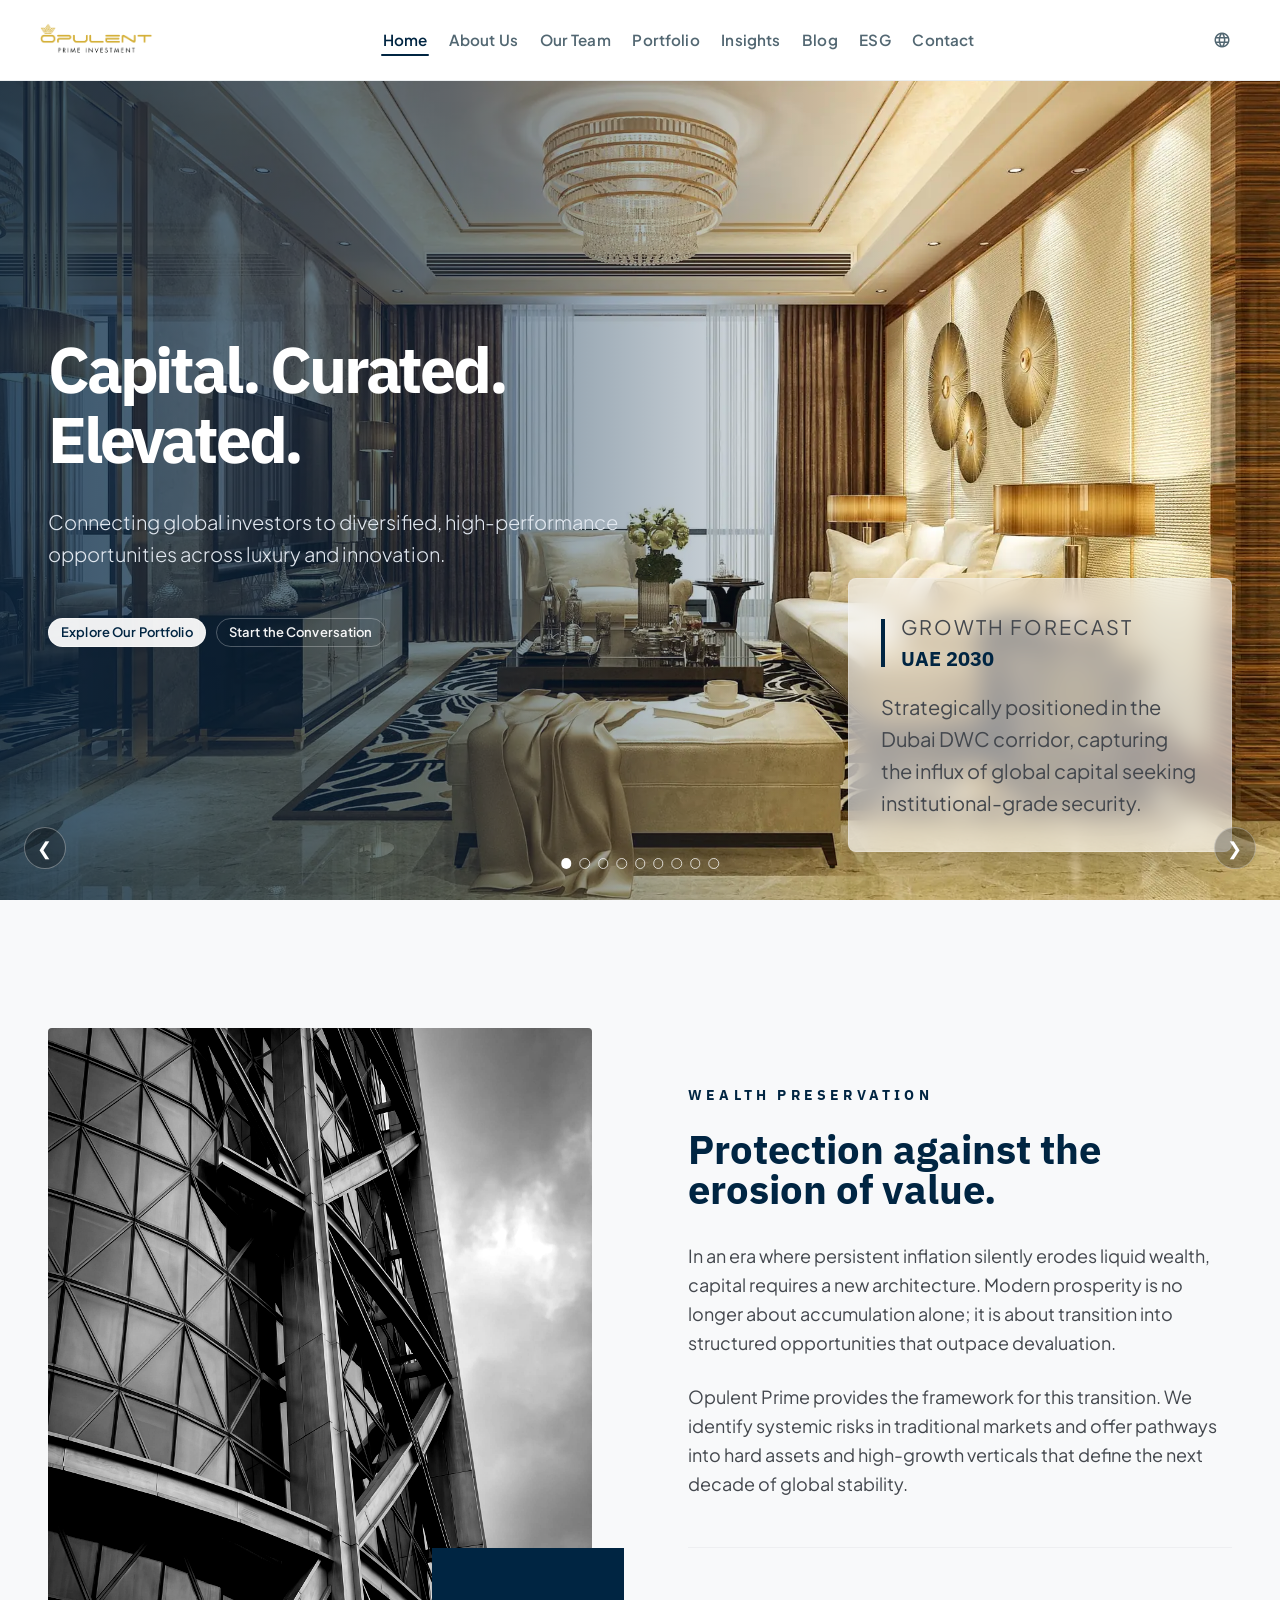
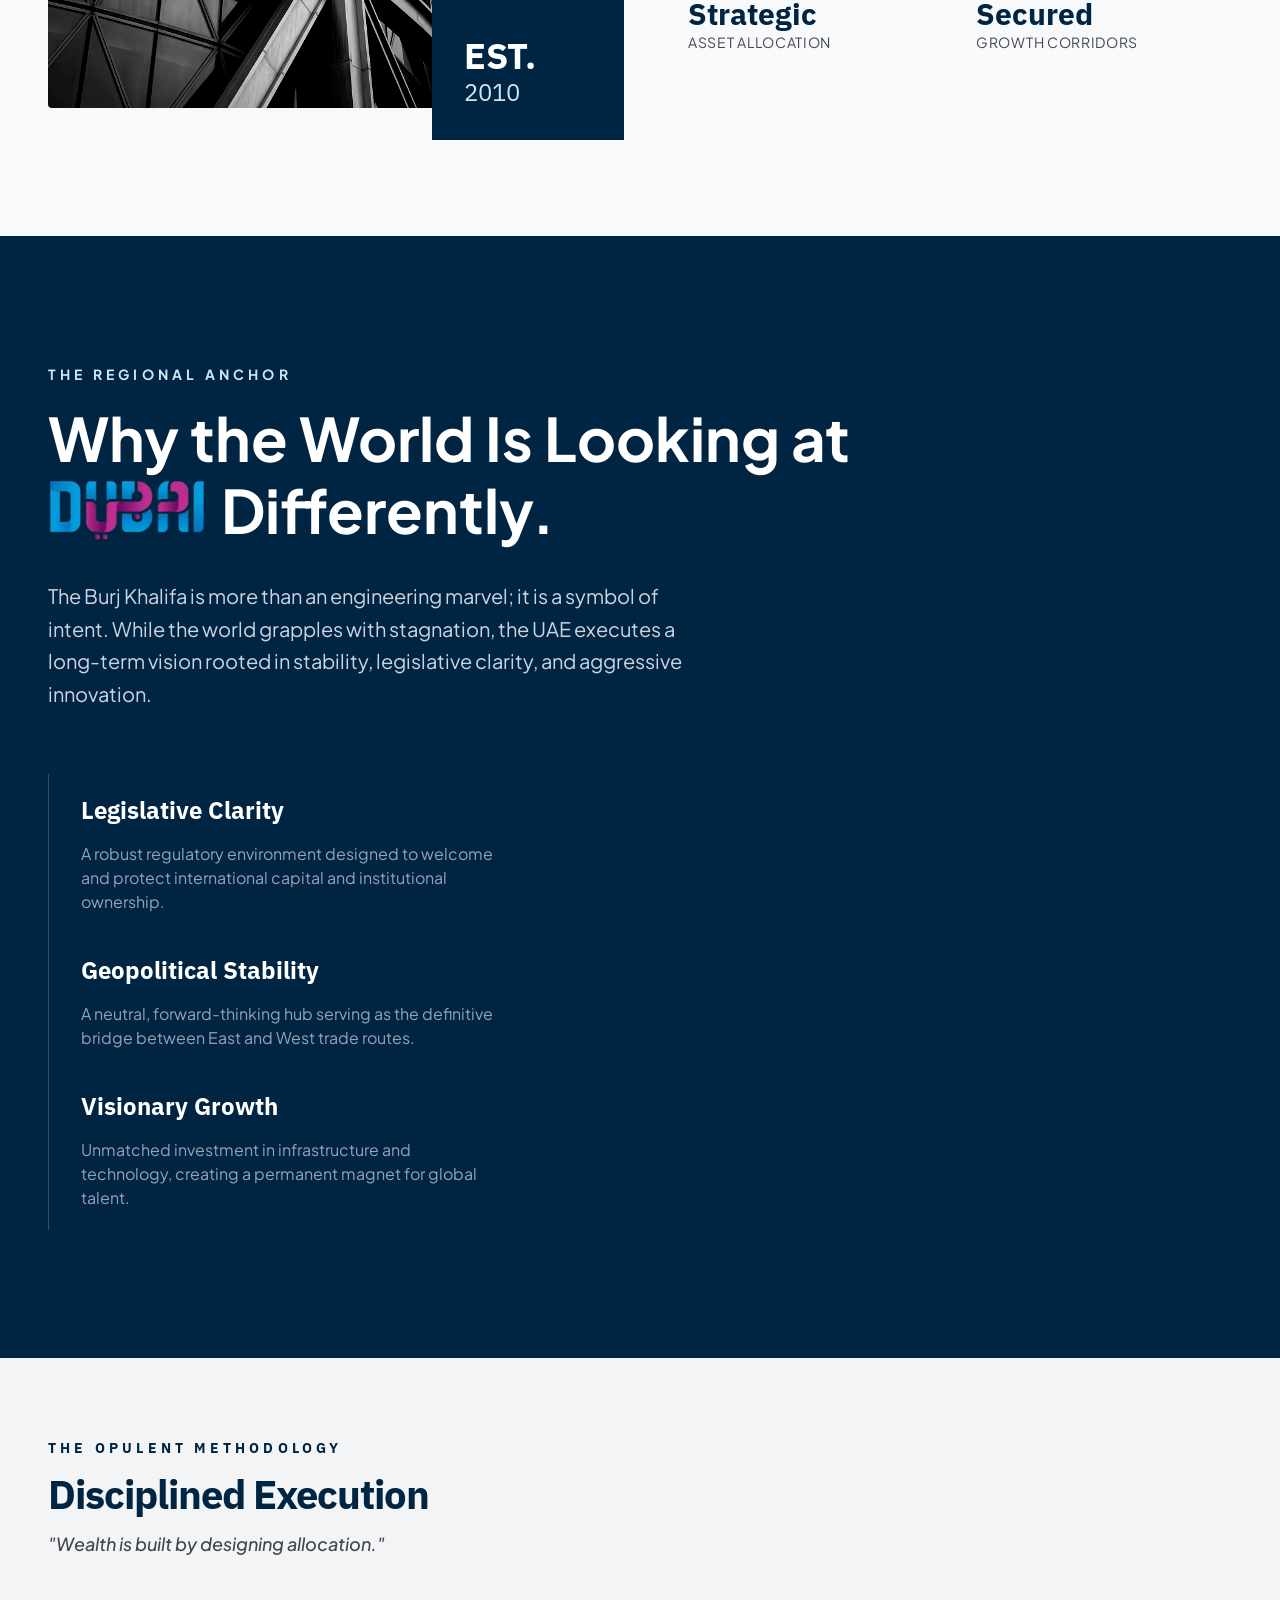
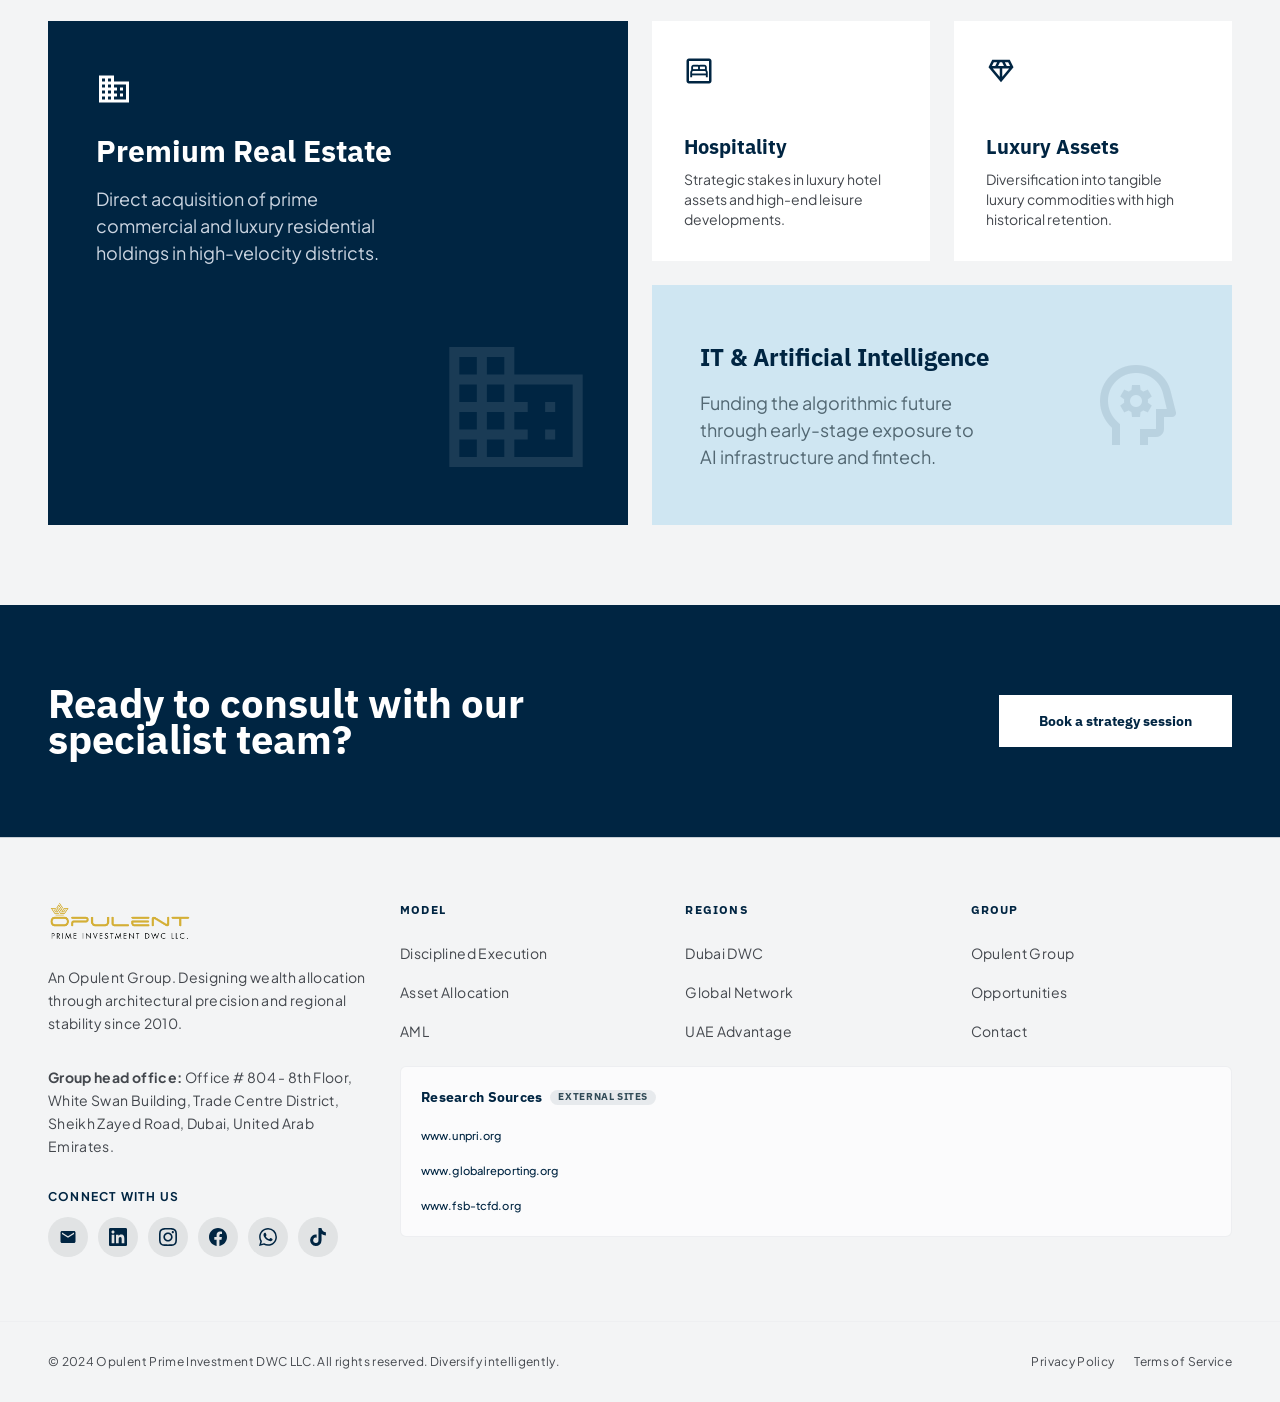
<file: index.html>
<!DOCTYPE html>

<html class="light" lang="en">

<head>
    <meta charset="utf-8" />
    <meta content="width=device-width, initial-scale=1.0" name="viewport" />
    <title>Opulent Prime | Global Capital Management</title>
    <meta name="description"
        content="Opulent Prime connects global investors to diversified, high-performance opportunities across prime UAE real estate, hospitality, luxury assets, and IT & AI." />
    <meta name="robots" content="index,follow,max-image-preview:large" />
    <meta name="theme-color" content="#002542" />
    <link rel="canonical" href="index.html" />

    <meta property="og:type" content="website" />
    <meta property="og:title" content="Opulent Prime | Global Capital Management" />
    <meta property="og:description"
        content="Connecting global investors to diversified, high-performance opportunities across luxury and innovation." />
    <meta property="og:url" content="index.html" />
    <meta property="og:image" content="assets/images/hero/carousel/Opulent-interiors.webp" />
    <meta property="og:image:alt" content="Luxury interior reflecting Opulent Prime core identity" />

    <meta name="twitter:card" content="summary_large_image" />
    <meta name="twitter:title" content="Opulent Prime | Global Capital Management" />
    <meta name="twitter:description"
        content="Connecting global investors to diversified, high-performance opportunities across luxury and innovation." />
    <meta name="twitter:image" content="assets/images/hero/carousel/Opulent-interiors.webp" />
    <link href="assets/images/logos/favicon.png" rel="icon" type="image/png" />
    <link rel="preconnect" href="https://fonts.googleapis.com" />
    <link rel="preconnect" href="https://fonts.gstatic.com" crossorigin />
    <!-- Preload LCP hero image -->
    <link rel="preload" as="image" href="assets/images/hero/carousel/Opulent-interiors.webp" fetchpriority="high" />
    <!-- Body fonts: load async to reduce render-blocking -->
    <link rel="preload"
        href="https://fonts.googleapis.com/css2?family=Plus+Jakarta+Sans:wght@400;500;600;700;800&amp;family=Tajawal:wght@400;500;700;800&amp;family=IBM+Plex+Sans:wght@400;500;600;700;800&amp;display=swap"
        as="style" onload="this.rel='stylesheet'" />
    <noscript>
        <link
            href="https://fonts.googleapis.com/css2?family=Plus+Jakarta+Sans:wght@400;500;600;700;800&amp;family=Tajawal:wght@400;500;700;800&amp;family=IBM+Plex+Sans:wght@400;500;600;700;800&amp;display=swap"
            rel="stylesheet" />
    </noscript>
    <!-- Icon font: non-critical, loaded async -->
    <link rel="preload"
        href="https://fonts.googleapis.com/css2?family=Material+Symbols+Outlined:wght,FILL@100..700,0..1&amp;display=swap"
        as="style" onload="this.rel='stylesheet'" />
    <noscript>
        <link
            href="https://fonts.googleapis.com/css2?family=Material+Symbols+Outlined:wght,FILL@100..700,0..1&amp;display=swap"
            rel="stylesheet" />
    </noscript>
    <link href="assets/css/tailwind.generated.css" rel="stylesheet" />
    <link href="assets/css/styles.css" rel="stylesheet" />
    <link href="assets/css/index.css" rel="stylesheet" />
</head>

<body class="bg-surface text-on-surface font-body selection:bg-primary-fixed selection:text-on-primary-fixed">
    <header class="site-header font-headline tracking-tight" data-site-header></header>
    <main>
        <section id="hero" class="relative hero-fit-screen flex items-center overflow-hidden" data-home-hero>
            <div class="absolute inset-0 z-0 hero-carousel" data-hero-carousel>
                <div class="w-full h-full hero-slide is-active" data-hero-slide
                    data-alt="Luxury interior reflecting Opulent Prime core identity"
                    data-title="Capital. Curated. Elevated." data-title-en="Capital. Curated. Elevated."
                    data-title-ar="رأس مال مُنتقى. مُصاغ بعناية. مُرتقى."
                    data-text="Connecting global investors to diversified, high-performance opportunities across luxury and innovation."
                    data-text-en="Connecting global investors to diversified, high-performance opportunities across luxury and innovation."
                    data-text-ar="نربط المستثمرين العالميين بفرص متنوعة عالية الأداء عبر الفخامة والابتكار."
                    data-primary-label="Explore Our Portfolio" data-primary-label-en="Explore Our Portfolio"
                    data-primary-label-ar="استكشف محفظتنا" data-primary-href="portfolio.html"
                    data-secondary-label="Start the Conversation" data-secondary-label-en="Start the Conversation"
                    data-secondary-label-ar="ابدأ الحوار" data-secondary-href="contact.html">
                    <img class="hero-slide__img" src="assets/images/hero/carousel/Opulent-interiors.webp"
                        alt="Luxury interior reflecting Opulent Prime core identity" fetchpriority="high"
                        loading="eager" decoding="async" />
                </div>

                <div class="w-full h-full hero-slide" data-hero-slide
                    data-bg="assets/images/hero/carousel/Prime-Properties.webp"
                    data-alt="UAE prime real estate investment skyline" data-title="Own the Future of Dubai"
                    data-title-en="Own the Future of Dubai" data-title-ar="امتلك مستقبل دبي"
                    data-text="Prime real estate opportunities curated for global investors seeking stability, growth, and legacy returns."
                    data-text-en="Prime real estate opportunities curated for global investors seeking stability, growth, and legacy returns."
                    data-text-ar="فرص عقارية مميزة مختارة للمستثمرين العالميين الباحثين عن الاستقرار والنمو وعوائد الإرث."
                    data-primary-label="Explore Dubai Opportunities" data-primary-label-en="Explore Dubai Opportunities"
                    data-primary-label-ar="استكشف فرص الإمارات" data-primary-href="portfolio.html"
                    data-secondary-label="Start the Conversation" data-secondary-label-en="Start the Conversation"
                    data-secondary-label-ar="ابدأ الحوار" data-secondary-href="contact.html">
                    <img class="hero-slide__img"
                        src="[data-uri]"
                        data-src="assets/images/hero/carousel/Prime-Properties.webp"
                        alt="UAE prime real estate investment skyline" fetchpriority="low" loading="lazy"
                        decoding="async" />
                </div>

                <div class="w-full h-full hero-slide" data-hero-slide
                    data-bg="assets/images/hero/carousel/Opulent-Prime-Mortgages.webp"
                    data-alt="Opulent Mortgage financing solutions" data-title="Financing Made Effortless"
                    data-title-en="Financing Made Effortless" data-title-ar="تمويل بلا تعقيد"
                    data-text="Seamless mortgage solutions for on-market and off-market properties, tailored for smart investors."
                    data-text-en="Seamless mortgage solutions for on-market and off-market properties, tailored for smart investors."
                    data-text-ar="حلول رهن سلسة لعقارات داخل وخارج السوق، مصممة للمستثمرين الأذكياء."
                    data-primary-label="Start the Conversation" data-primary-label-en="Start the Conversation"
                    data-primary-label-ar="ابدأ الحوار" data-primary-href="contact.html"
                    data-secondary-label="Explore Our Portfolio" data-secondary-label-en="Explore Our Portfolio"
                    data-secondary-label-ar="استكشف محفظتنا" data-secondary-href="portfolio.html">
                    <img class="hero-slide__img"
                        src="[data-uri]"
                        data-src="assets/images/hero/carousel/Opulent-Prime-Mortgages.webp"
                        data-src-mobile="assets/images/Mob_Imgs/Mortgages.jpeg"
                        alt="Opulent Mortgage financing solutions" fetchpriority="low" loading="lazy"
                        decoding="async" />
                </div>

                <div class="w-full h-full hero-slide" data-hero-slide
                    data-bg="assets/images/hero/carousel/ULEGENDARY-DIGITAL.webp"
                    data-alt="Ulegendary Digital marketing and growth" data-title="Where Brands Become Powerhouses"
                    data-title-en="Where Brands Become Powerhouses" data-title-ar="حيث تصبح العلامات قوى مؤثرة"
                    data-text="Strategic digital growth and performance marketing designed to scale businesses beyond limits."
                    data-text-en="Strategic digital growth and performance marketing designed to scale businesses beyond limits."
                    data-text-ar="نمو رقمي استراتيجي وتسويق أداء مصمم لتوسيع الأعمال بلا حدود."
                    data-primary-label="Explore Our Portfolio" data-primary-label-en="Explore Our Portfolio"
                    data-primary-label-ar="استكشف محفظتنا" data-primary-href="portfolio.html"
                    data-secondary-label="Start the Conversation" data-secondary-label-en="Start the Conversation"
                    data-secondary-label-ar="ابدأ الحوار" data-secondary-href="contact.html">
                    <img class="hero-slide__img"
                        src="[data-uri]"
                        data-src="assets/images/hero/carousel/u_digital.webp"
                        data-src-mobile="assets/images/Mob_Imgs/U_digital.jpeg"
                        alt="Ulegendary Digital marketing and growth" fetchpriority="low" loading="lazy"
                        decoding="async" />
                </div>

                <div class="w-full h-full hero-slide" data-hero-slide
                    data-bg="assets/images/hero/carousel/OpulentInfluencersHouse.webp"
                    data-alt="Opulent Influencer House creator ecosystem" data-title="Influence, Engineered"
                    data-title-en="Influence, Engineered" data-title-ar="تأثير مُهندَس"
                    data-text="A powerful ecosystem where creators, brands, and audiences converge to build authority and impact."
                    data-text-en="A powerful ecosystem where creators, brands, and audiences converge to build authority and impact."
                    data-text-ar="منظومة قوية تلتقي فيها المواهب والعلامات والجماهير لبناء النفوذ والأثر."
                    data-primary-label="Explore Our Portfolio" data-primary-label-en="Explore Our Portfolio"
                    data-primary-label-ar="استكشف محفظتنا" data-primary-href="portfolio.html#portfolio-ecosystem"
                    data-secondary-label="Start the Conversation" data-secondary-label-en="Start the Conversation"
                    data-secondary-label-ar="ابدأ الحوار" data-secondary-href="contact.html">
                    <img class="hero-slide__img"
                        src="[data-uri]"
                        data-src="assets/images/hero/carousel/OpulentInfluencersHouse.webp"
                        data-src-mobile="assets/images/Mob_Imgs/influencer.jpeg"
                        alt="Opulent Influencer House creator ecosystem" fetchpriority="low" loading="lazy"
                        decoding="async" />
                </div>

                <div class="w-full h-full hero-slide" data-hero-slide
                    data-bg="assets/images/hero/carousel/PostMate.webp"
                    data-alt="postmate.ai social intelligence platform" data-title="The Future of Social Intelligence"
                    data-title-en="The Future of Social Intelligence" data-title-ar="مستقبل الذكاء الاجتماعي"
                    data-text="A next-generation AI platform redefining how content is created, managed, and scaled."
                    data-text-en="A next-generation AI platform redefining how content is created, managed, and scaled."
                    data-text-ar="منصة ذكاء اصطناعي من الجيل القادم تعيد تعريف إنشاء المحتوى وإدارته وتوسيعه."
                    data-primary-label="Explore Our Portfolio" data-primary-label-en="Explore Our Portfolio"
                    data-primary-label-ar="استكشف محفظتنا" data-primary-href="portfolio.html"
                    data-secondary-label="Start the Conversation" data-secondary-label-en="Start the Conversation"
                    data-secondary-label-ar="ابدأ الحوار" data-secondary-href="contact.html">
                    <img class="hero-slide__img"
                        src="[data-uri]"
                        data-src="assets/images/hero/carousel/PostMate.webp"
                        data-src-mobile="assets/images/Mob_Imgs/PostMate.jpeg"
                        alt="postmate.ai social intelligence platform" fetchpriority="low" loading="lazy"
                        decoding="async" />
                </div>

                <div class="w-full h-full hero-slide" data-hero-slide
                    data-bg="assets/images/hero/carousel/Opulent-Luxury-Watches.webp"
                    data-alt="Luxury watch investments and trading" data-title="Timepieces That Outperform Time"
                    data-title-en="Timepieces That Outperform Time" data-title-ar="ساعات تتفوّق على الزمن"
                    data-text="Invest in rare and iconic watches that combine heritage, prestige, and appreciating value."
                    data-text-en="Invest in rare and iconic watches that combine heritage, prestige, and appreciating value."
                    data-text-ar="استثمر في ساعات نادرة وأيقونية تجمع بين الإرث والهيبة والقيمة المتنامية."
                    data-primary-label="Explore Our Portfolio" data-primary-label-en="Explore Our Portfolio"
                    data-primary-label-ar="استكشف محفظتنا" data-primary-href="portfolio.html"
                    data-secondary-label="Start the Conversation" data-secondary-label-en="Start the Conversation"
                    data-secondary-label-ar="ابدأ الحوار" data-secondary-href="contact.html">
                    <img class="hero-slide__img"
                        src="[data-uri]"
                        data-src="assets/images/hero/carousel/Opulent-Luxury-Watches.webp"
                        alt="Luxury watch investments and trading" fetchpriority="low" loading="lazy"
                        decoding="async" />
                </div>

                <div class="w-full h-full hero-slide" data-hero-slide
                    data-bg="assets/images/hero/carousel/Opulent-Luxury-Cars2.webp"
                    data-alt="Luxury cars rental and trading" data-title="Drive the Extraordinary"
                    data-title-en="Drive the Extraordinary" data-title-ar="قد السيارة الاستثنائية"
                    data-text="Access elite luxury vehicles for lifestyle, investment, and high-performance experiences."
                    data-text-en="Access elite luxury vehicles for lifestyle, investment, and high-performance experiences."
                    data-text-ar="وصول إلى سيارات فاخرة للنمط الحياتي والاستثمار وتجارب الأداء العالي."
                    data-primary-label="Explore Our Portfolio" data-primary-label-en="Explore Our Portfolio"
                    data-primary-label-ar="استكشف محفظتنا" data-primary-href="portfolio.html"
                    data-secondary-label="Start the Conversation" data-secondary-label-en="Start the Conversation"
                    data-secondary-label-ar="ابدأ الحوار" data-secondary-href="contact.html">
                    <img class="hero-slide__img"
                        src="[data-uri]"
                        data-src="assets/images/hero/carousel/Opulent-Luxury-Cars2.webp"
                        alt="Luxury cars rental and trading" fetchpriority="low" loading="lazy" decoding="async" />
                </div>

                <div class="w-full h-full hero-slide" data-hero-slide
                    data-bg="assets/images/hero/carousel/Aurelion-Vantier2.webp"
                    data-alt="Aurelion-Vantier ultra-exclusive timepieces" data-title="Rarity Beyond Time"
                    data-title-en="Rarity Beyond Time" data-title-ar="ندرة تتجاوز الزمن"
                    data-text="Ultra-exclusive timepieces — limited to 100 globally, crafted for collectors who define legacy."
                    data-text-en="Ultra-exclusive timepieces — limited to 100 globally, crafted for collectors who define legacy."
                    data-text-ar="ساعات فائقة الحصرية — محدودة إلى 100 قطعة عالمياً، صُممت لهواة جمع يصنعون الإرث."
                    data-primary-label="Explore Our Portfolio" data-primary-label-en="Explore Our Portfolio"
                    data-primary-label-ar="استكشف محفظتنا" data-primary-href="portfolio.html"
                    data-secondary-label="Start the Conversation" data-secondary-label-en="Start the Conversation"
                    data-secondary-label-ar="ابدأ الحوار" data-secondary-href="contact.html">
                    <img class="hero-slide__img"
                        src="[data-uri]"
                        data-src="assets/images/hero/carousel/Aurelion-Vantier2.webp"
                        alt="Aurelion-Vantier ultra-exclusive timepieces" fetchpriority="low" loading="lazy"
                        decoding="async" />
                </div>
                <div class="hero-carousel-dots" data-hero-dots aria-label="Hero slide controls"></div>
            </div>
            <button class="hero-carousel-control hero-carousel-control--prev" data-hero-prev type="button"
                aria-label="Previous hero slide">
                <span aria-hidden="true">&#10094;</span>
            </button>
            <button class="hero-carousel-control hero-carousel-control--next" data-hero-next type="button"
                aria-label="Next hero slide">
                <span aria-hidden="true">&#10095;</span>
            </button>
            <div class="relative z-10 max-w-[1440px] mx-auto px-6 md:px-12 w-full grid grid-cols-12 gap-8">
                <div class="col-span-12 md:col-span-8 lg:col-span-8">
                    <h1 class="font-headline text-5xl md:text-7xl lg:text-8xl font-extrabold text-white tracking-tighter leading-tight mb-8"
                        data-i18n-html="heroTitle" data-hero-title>
                        Our Core Services. <span class="text-secondary-container">Clear and Structured.</span>
                    </h1>
                    <p class="text-xl md:text-2xl text-slate-200 leading-relaxed max-w-2xl mb-12 font-light"
                        data-i18n="heroText" data-hero-text>
                        We provide capital strategy, portfolio allocation, asset acquisition, and long-term investment
                        management across real estate, hospitality, luxury assets, and IT &amp; AI.
                    </p>
                    <div class="hero-cta-row">
                        <a class="hero-cta hero-cta--primary rounded-full" href="#ecosystem" data-i18n="heroPrimary"
                            data-hero-primary>Explore Investment Model</a>
                        <a class="hero-cta hero-cta--secondary inline-flex items-center gap-2 rounded-full border border-white/25 bg-white/10 px-4 py-2"
                            href="#vision" data-i18n="heroSecondary" data-hero-secondary>View Strategic Vision</a>
                    </div>
                </div>
            </div>
            <div class="hero-metric-card absolute bottom-12 right-6 md:right-12 hidden lg:block">
                <div class="glass-card p-8 rounded-xl border border-white/20 shadow-2xl max-w-sm">
                    <div class="flex items-center gap-4 mb-4">
                        <div class="w-1 h-12 bg-primary"></div>
                        <div>
                            <p class="text-sm font-label text-on-surface-variant uppercase tracking-widest"
                                data-i18n="metricLabel">Growth Forecast</p>
                            <p class="text-3xl font-headline font-bold text-primary" data-i18n="metricValue">UAE 2030
                            </p>
                        </div>
                    </div>
                    <p class="text-on-surface-variant text-sm leading-relaxed" data-i18n="metricText">
                        Strategically positioned in the Dubai DWC corridor, capturing the influx of global capital
                        seeking institutional-grade security.
                    </p>
                </div>
            </div>
        </section>

        <section class="bg-surface py-32" id="vision">
            <div class="max-w-[1440px] mx-auto px-6 md:px-12">
                <div class="grid grid-cols-1 md:grid-cols-2 gap-24 items-center">
                    <div class="relative">
                        <div class="aspect-[4/5] bg-surface-container-highest overflow-hidden rounded-lg">
                            <img alt="Close-up of building exterior showing geometric precision"
                                class="w-full h-full object-cover grayscale contrast-125" loading="lazy"
                                decoding="async" src="assets/images/close_building.jpg" />
                        </div>
                        <div
                            class="absolute -bottom-8 -right-8 w-48 h-48 bg-primary p-8 hidden md:flex flex-col justify-end">
                            <span class="text-white text-4xl font-headline font-extrabold">EST.</span>
                            <span class="text-secondary-container text-2xl font-headline">2010</span>
                        </div>
                    </div>
                    <div>
                        <span class="text-primary font-headline font-bold uppercase tracking-[0.3em] text-sm block mb-6"
                            data-i18n="visionEyebrow">Wealth Preservation</span>
                        <h2 class="font-headline text-4xl md:text-6xl font-bold text-primary leading-tight mb-8"
                            data-i18n="visionTitle">Protection against the erosion of value.</h2>
                        <div class="space-y-6 text-lg text-on-surface-variant leading-relaxed">
                            <p data-i18n="visionText1">
                                In an era where persistent inflation silently erodes liquid wealth, capital requires a
                                new architecture. Modern prosperity is no longer about accumulation alone; it is about
                                transition into structured opportunities that outpace devaluation.
                            </p>
                            <p data-i18n="visionText2">
                                Opulent Prime provides the framework for this transition. We identify systemic risks in
                                traditional markets and offer pathways into hard assets and high-growth verticals that
                                define the next decade of global stability.
                            </p>
                        </div>
                        <div class="mt-12 grid grid-cols-2 gap-8 pt-12 border-t border-outline-variant/20">
                            <div>
                                <p class="text-3xl font-headline font-bold text-primary" data-i18n="visionStat1">
                                    Strategic</p>
                                <p class="text-sm text-on-surface-variant uppercase tracking-wider"
                                    data-i18n="visionStat1Label">Asset Allocation</p>
                            </div>
                            <div>
                                <p class="text-3xl font-headline font-bold text-primary" data-i18n="visionStat2">Secured
                                </p>
                                <p class="text-sm text-on-surface-variant uppercase tracking-wider"
                                    data-i18n="visionStat2Label">Growth Corridors</p>
                            </div>
                        </div>
                    </div>
                </div>
            </div>
        </section>

        <section class="bg-primary py-32 text-white" id="uae-advantage">
            <div class="w-full max-w-[1440px] mx-auto px-6 md:px-12 flex flex-col gap-16">
                <div class="w-full max-w-[896px] flex flex-col gap-6">
                    <div class="text-secondary-container text-sm font-bold uppercase tracking-[0.3em]"
                        data-i18n="uaeEyebrow">The Regional Anchor</div>
                    <div class="flex flex-col gap-2 md:gap-3">
                        <div class="text-white text-4xl md:text-[60px] font-bold leading-tight md:leading-[60px]"
                            data-i18n="uaeTitlePrefix">Why the World Is Looking at</div>
                        <div class="inline-flex flex-wrap items-center gap-3 md:gap-4 uae-title-logo-row">
                            <img class="h-[45px] md:h-[60px] w-auto uae-logo" src="assets/images/Dubai_logo.png"
                                alt="Dubai" loading="lazy" decoding="async" />
                            <div class="text-white text-4xl md:text-[60px] font-bold leading-tight md:leading-[60px]"
                                data-i18n="uaeTitleSuffix">Differently.</div>
                        </div>
                    </div>
                    <div class="w-full max-w-[672px] pt-4">
                        <p class="text-xl leading-[32.5px] text-slate-300" data-i18n="uaeText">
                            The Burj Khalifa is more than an engineering marvel; it is a symbol of intent. While the
                            world grapples with stagnation, the UAE executes a long-term vision rooted in stability,
                            legislative clarity, and aggressive innovation.
                        </p>
                    </div>
                </div>
                <div class="w-full flex flex-col gap-0">
                    <div class="uae-card border-s border-white/20 ps-8 py-5 flex flex-col gap-4">
                        <h3 class="text-2xl font-headline font-bold" data-i18n="uaeCard1Title">Legislative Clarity</h3>
                        <p class="text-slate-400 text-base leading-6 max-w-[420px]" data-i18n="uaeCard1Text">A robust
                            regulatory environment designed to welcome and protect international capital and
                            institutional ownership.</p>
                    </div>
                    <div class="uae-card border-s border-white/20 ps-8 py-5 flex flex-col gap-4">
                        <h3 class="text-2xl font-headline font-bold" data-i18n="uaeCard2Title">Geopolitical Stability
                        </h3>
                        <p class="text-slate-400 text-base leading-6 max-w-[420px]" data-i18n="uaeCard2Text">A neutral,
                            forward-thinking hub serving as the definitive bridge between East and West trade routes.
                        </p>
                    </div>
                    <div class="uae-card border-s border-white/20 ps-8 py-5 flex flex-col gap-4">
                        <h3 class="text-2xl font-headline font-bold" data-i18n="uaeCard3Title">Visionary Growth</h3>
                        <p class="text-slate-400 text-base leading-6 max-w-[420px]" data-i18n="uaeCard3Text">Unmatched
                            investment in infrastructure and technology, creating a permanent magnet for global talent.
                        </p>
                    </div>
                </div>
            </div>
        </section>

        <section class="bg-surface-container-low py-16 md:py-20" id="ecosystem">
            <div class="max-w-[1440px] mx-auto px-6 md:px-12">
                <div class="flex flex-col md:flex-row justify-between items-end mb-16 gap-8">
                    <div class="max-w-2xl">
                        <span class="text-primary font-headline font-bold uppercase tracking-[0.3em] text-sm block mb-4"
                            data-i18n="ecoEyebrow">The Opulent Methodology</span>
                        <h2 class="font-headline text-4xl md:text-5xl font-bold text-primary tracking-tight"
                            data-i18n="ecoTitle">Disciplined Execution</h2>
                        <p class="mt-4 text-on-surface-variant font-medium italic" data-i18n="ecoQuote">"Wealth is built
                            by designing allocation."</p>
                    </div>
                </div>
                <div class="grid grid-cols-1 md:grid-cols-3 lg:grid-cols-4 gap-6 auto-rows-[240px]">
                    <div
                        class="md:col-span-2 lg:row-span-2 bg-primary text-white p-12 flex flex-col justify-between overflow-hidden relative group">
                        <div class="z-10">
                            <span class="material-symbols-outlined text-4xl mb-6">domain</span>
                            <h3 class="text-3xl font-headline font-bold mb-4" data-i18n="ecoCard1Title">Premium Real
                                Estate</h3>
                            <p class="text-slate-300 max-w-xs" data-i18n="ecoCard1Text">Direct acquisition of prime
                                commercial and luxury residential holdings in high-velocity districts.</p>
                        </div>
                        <div class="absolute bottom-0 right-0 p-8 opacity-10 group-hover:opacity-20 transition-opacity">
                            <span class="material-symbols-outlined text-[160px]"
                                style="font-variation-settings: 'FILL' 1;">domain</span>
                        </div>
                    </div>
                    <div
                        class="bg-surface-container-lowest p-8 flex flex-col justify-between hover:bg-white transition-colors cursor-pointer group">
                        <span class="material-symbols-outlined text-3xl text-primary" aria-hidden="true">bedroom_parent</span>
                        <div>
                            <h3 class="text-xl font-headline font-bold text-primary mb-2" data-i18n="ecoCard2Title">
                                Hospitality</h3>
                            <p class="text-sm text-on-surface-variant" data-i18n="ecoCard2Text">Strategic stakes in
                                luxury hotel assets and high-end leisure developments.</p>
                        </div>
                    </div>
                    <div
                        class="bg-surface-container-lowest p-8 flex flex-col justify-between hover:bg-white transition-colors cursor-pointer group lg:col-span-1">
                        <span class="material-symbols-outlined text-3xl text-primary" aria-hidden="true">diamond</span>
                        <div>
                            <h3 class="text-xl font-headline font-bold text-primary mb-2" data-i18n="ecoCard3Title">
                                Luxury Assets</h3>
                            <p class="text-sm text-on-surface-variant" data-i18n="ecoCard3Text">Diversification into
                                tangible luxury commodities with high historical retention.</p>
                        </div>
                    </div>
                    <div class="md:col-span-2 lg:col-span-2 bg-secondary-container p-12 flex items-center justify-between group overflow-hidden"
                        id="ecosystem-tech">
                        <div class="max-w-[60%]">
                            <h3 class="text-2xl font-headline font-bold text-primary mb-4" data-i18n="ecoCard4Title">IT
                                &amp; Artificial Intelligence</h3>
                            <p class="text-on-secondary-container" data-i18n="ecoCard4Text">Funding the algorithmic
                                future through early-stage exposure to AI infrastructure and fintech.</p>
                        </div>
                        <span class="material-symbols-outlined text-8xl text-primary/10" aria-hidden="true">psychology</span>
                    </div>
                </div>
            </div>
        </section>

        <section class="bg-primary py-16 md:py-20" id="site-cta-band">
            <div
                class="max-w-[1440px] mx-auto flex flex-col items-center justify-between gap-8 px-6 text-center md:flex-row md:px-12 md:text-left">
                <h2 class="font-headline text-2xl font-bold text-white md:max-w-xl md:text-3xl"
                    data-i18n="bandCtaTitle">Ready to consult with our specialist team?</h2>
                <a class="inline-flex bg-white px-10 py-4 font-headline text-sm font-bold text-primary transition-all duration-300 hover:bg-surface-container-low"
                    href="contact.html" data-i18n="bandCtaButton">Book a strategy session</a>
            </div>
        </section>
    </main>

    <footer data-site-footer></footer>
    <script src="https://cdn.jsdelivr.net/npm/gsap@3.12.5/dist/gsap.min.js" defer></script>
    <script src="js/site.js" defer></script>
    <script src="js/index.js" defer></script>

</body>

</html>
</file>
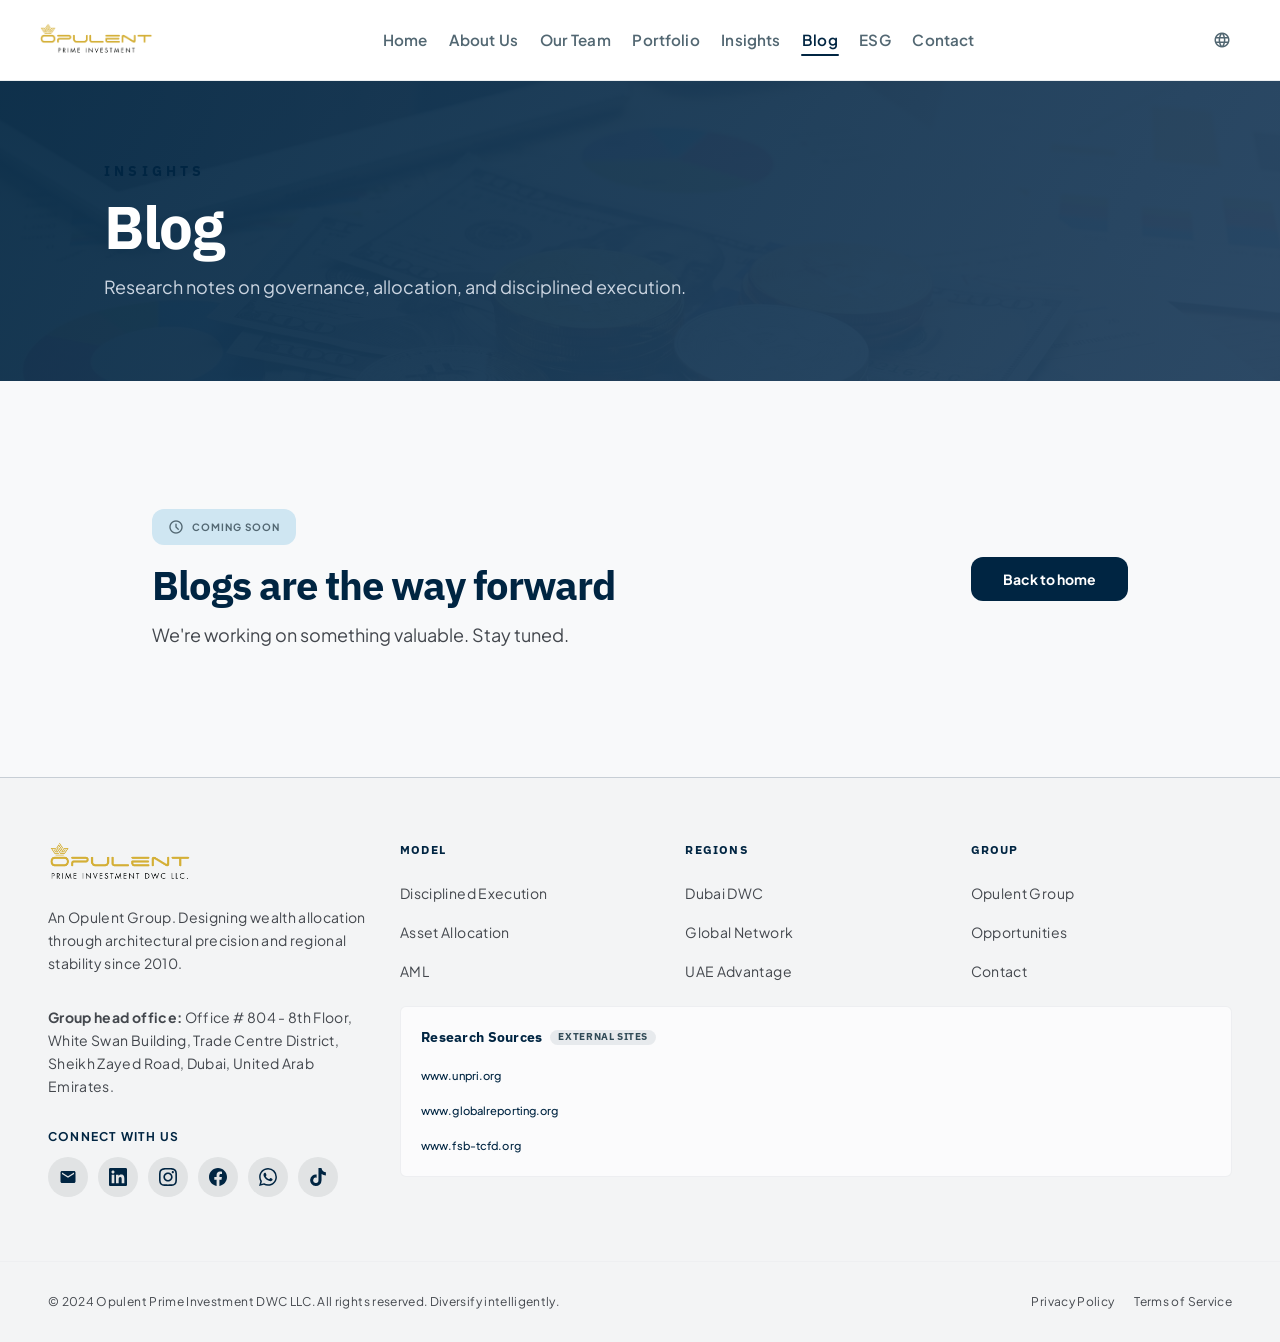
<file: blog.html>
<!DOCTYPE html>

<html class="light scroll-smooth" lang="en">

<head>
    <meta charset="utf-8" />
    <meta content="width=device-width, initial-scale=1.0" name="viewport" />
    <title>Blog - Opulent Prime Investment</title>
    <meta name="description"
        content="Research notes on governance, allocation, and disciplined execution from Opulent Prime Investment." />
    <link href="assets/images/logos/favicon.png" rel="icon" type="image/png" />

    <link rel="preconnect" href="https://fonts.googleapis.com" />
    <link rel="preconnect" href="https://fonts.gstatic.com" crossorigin />

    <!-- Body fonts: render-blocking, loaded early (matches other pages) -->
    <link
        href="https://fonts.googleapis.com/css2?family=Plus+Jakarta+Sans:wght@400;500;600;700;800&amp;family=Tajawal:wght@400;500;700;800&amp;family=IBM+Plex+Sans:wght@400;500;600;700;800&amp;display=swap"
        rel="stylesheet" />
    <!-- Icon font: non-critical, loaded async (matches other pages/header icons) -->
    <link rel="preload"
        href="https://fonts.googleapis.com/css2?family=Material+Symbols+Outlined:wght,FILL@100..700,0..1&amp;display=swap"
        as="style" onload="this.rel='stylesheet'" />
    <noscript>
        <link
            href="https://fonts.googleapis.com/css2?family=Material+Symbols+Outlined:wght,FILL@100..700,0..1&amp;display=swap"
            rel="stylesheet" />
    </noscript>

    <link href="assets/css/tailwind.generated.css" rel="stylesheet" />
    <link href="assets/css/styles.css" rel="stylesheet" />
    <link href="assets/css/blog.css" rel="stylesheet" />
</head>

<body class="bg-surface text-on-surface font-body selection:bg-primary-fixed selection:text-on-primary-fixed">
    <!-- Use shared site header (keeps your existing nav + language switcher) -->
    <header class="site-header font-headline tracking-tight" data-site-header></header>

    <main>
        <!-- HeroSection -->
        <section class="relative overflow-hidden py-16 md:py-20" data-purpose="blog-hero">
            <div class="pointer-events-none absolute inset-0 blog-hero-bg"></div>
            <div class="pointer-events-none absolute inset-0 blog-hero-gradient"></div>
            <div class="relative z-10 mx-auto w-full max-w-6xl px-6 md:px-10">
                <span class="text-primary font-headline font-bold uppercase tracking-[0.3em] text-sm block mb-4"
                    data-i18n="blogEyebrow">Insights</span>
                <h1 class="mt-2 max-w-3xl font-headline text-4xl font-bold tracking-tight text-white md:text-6xl"
                    data-i18n="blogTitle">Blog</h1>
                <p class="mt-4 max-w-2xl text-slate-300 text-base md:text-lg leading-relaxed"
                    data-i18n="blogSubtitle">Research notes on governance, allocation, and disciplined execution.</p>
            </div>
        </section>

        <!-- ComingSoon -->
        <section class="mx-auto w-full max-w-6xl px-6 py-16 md:px-10 md:py-20" data-purpose="blog-coming-soon">
            <div class=" bg-white/70 p-10 md:p-12">
                <div class="flex flex-col gap-6 md:flex-row md:items-center md:justify-between">
                    <div class="max-w-2xl">
                        <div class="inline-flex items-center gap-2 rounded-full bg-secondary-container px-4 py-1.5">
                            <span class="material-symbols-outlined text-base text-on-secondary-container"
                                aria-hidden="true">schedule</span>
                            <span class="text-[10px] font-bold uppercase tracking-widest text-on-secondary-container"
                                data-i18n="blogComingSoonBadge">Coming soon</span>
                        </div>
                        <h2 class="mt-5 font-headline text-3xl font-bold tracking-tight text-primary md:text-4xl"
                            data-i18n="blogComingSoonTitle">Blogs are the way forward</h2>
                        <p class="mt-4 text-on-surface-variant text-base md:text-lg leading-relaxed"
                            data-i18n="blogComingSoonText">
                            We’re working on something valuable. Stay tuned.
                        </p>
                    </div>
                    <a class="inline-flex items-center justify-center rounded-full bg-primary px-8 py-3 text-sm font-bold text-white transition-colors hover:bg-primary-container"
                        href="index.html" data-i18n="blogComingSoonCta">
                        Back to home
                    </a>
                </div>
            </div>
        </section>

        <!-- ArticlesContainer -->
        <!-- <section class="mx-auto w-full max-w-6xl px-6 py-16 md:px-10 md:py-20" id="latest-articles-section" data-cv>
            <div class="flex flex-col gap-8 md:flex-row md:items-end md:justify-between">
                <div class="max-w-2xl">
                    <h2 class="font-headline text-4xl font-bold tracking-tight text-primary md:text-5xl"
                        data-i18n="blogSectionTitle">Latest Articles</h2>
                    <p class="mt-4 max-w-xl text-on-surface-variant text-base md:text-lg leading-relaxed"
                        data-i18n="blogSectionText">
                        Short, high-signal updates designed for investors who value clarity.
                    </p>
                </div>

                <div class="w-full md:w-[360px]" data-purpose="search-bar">
                    <label class="mb-2 block text-[0.68rem] font-semibold uppercase tracking-[0.2em] text-on-surface-variant"
                        for="search-input" data-i18n="blogSearchLabel">Search articles</label>
                    <div class="relative">
                        <span class="material-symbols-outlined pointer-events-none absolute left-3 top-1/2 -translate-y-1/2 text-xl text-on-surface-variant/60">search</span>
                        <input id="search-input" type="text"
                            class="w-full rounded-xl border border-outline-variant/60 bg-white py-3.5 pl-11 pr-4 text-sm text-on-surface placeholder:text-on-surface-variant/55 focus:outline-none focus:ring-2 focus:ring-primary/20 focus:border-outline-variant/80"
                            placeholder="Search" data-i18n-placeholder="blogSearchPlaceholder" />
                    </div>
                </div>
            </div>

            <div class="mt-12 grid grid-cols-1 gap-6 md:grid-cols-2 lg:grid-cols-3" data-purpose="article-grid" data-blog-grid>
                <article class="article-card glass-card rounded-2xl border border-outline-variant/20 bg-white/70 p-8 transition-shadow hover:shadow-md">
                    <div>
                        <div class="flex items-center justify-between mb-8">
                            <span class="bg-secondary-container text-on-secondary-container px-3 py-1 rounded-full text-[10px] font-bold uppercase tracking-widest"
                                data-i18n="blogTagResearch">Research</span>
                            <time class="text-xs text-on-surface-variant" datetime="2026-05-01">May 1, 2026</time>
                        </div>
                        <h3 class="text-2xl font-headline font-bold tracking-tight text-primary mb-4 leading-snug">
                            The UAE as a stability corridor
                        </h3>
                        <p class="text-on-surface-variant text-sm md:text-base leading-relaxed">
                            Governance, predictability, and mobility—why capital reallocates toward systems built for long-duration resilience.
                        </p>
                    </div>
                    <a class="mt-6 inline-flex items-center gap-2 text-sm font-semibold text-primary hover:text-primary-container transition-colors"
                        href="#">
                        <span data-i18n="blogReadMore">Read more</span>
                        <span class="material-symbols-outlined text-base" aria-hidden="true">arrow_forward</span>
                    </a>
                </article>

                <article class="article-card glass-card rounded-2xl border border-outline-variant/20 bg-white/70 p-8 transition-shadow hover:shadow-md">
                    <div>
                        <div class="flex items-center justify-between mb-8">
                            <span class="bg-secondary-container text-on-secondary-container px-3 py-1 rounded-full text-[10px] font-bold uppercase tracking-widest"
                                data-i18n="blogTagAllocation">Allocation</span>
                            <time class="text-xs text-on-surface-variant" datetime="2026-04-16">Apr 16, 2026</time>
                        </div>
                        <h3 class="text-2xl font-headline font-bold tracking-tight text-primary mb-4 leading-snug">
                            Discipline beats timing
                        </h3>
                        <p class="text-on-surface-variant text-sm md:text-base leading-relaxed">
                            A simple framework for allocating across real assets and innovation without overreacting to market noise.
                        </p>
                    </div>
                    <a class="mt-6 inline-flex items-center gap-2 text-sm font-semibold text-primary hover:text-primary-container transition-colors"
                        href="#">
                        <span data-i18n="blogReadMore">Read more</span>
                        <span class="material-symbols-outlined text-base" aria-hidden="true">arrow_forward</span>
                    </a>
                </article>

                <article class="article-card glass-card rounded-2xl border border-outline-variant/20 bg-white/70 p-8 transition-shadow hover:shadow-md">
                    <div>
                        <div class="flex items-center justify-between mb-8">
                            <span class="bg-secondary-container text-on-secondary-container px-3 py-1 rounded-full text-[10px] font-bold uppercase tracking-widest"
                                data-i18n="blogTagExecution">Execution</span>
                            <time class="text-xs text-on-surface-variant" datetime="2026-03-28">Mar 28, 2026</time>
                        </div>
                        <h3 class="text-2xl font-headline font-bold tracking-tight text-primary mb-4 leading-snug">
                            Due diligence as a competitive advantage
                        </h3>
                        <p class="text-on-surface-variant text-sm md:text-base leading-relaxed">
                            The investor edge is built in process—risk controls, clarity of mandate, and repeatable screening.
                        </p>
                    </div>
                    <a class="mt-6 inline-flex items-center gap-2 text-sm font-semibold text-primary hover:text-primary-container transition-colors"
                        href="#">
                        <span data-i18n="blogReadMore">Read more</span>
                        <span class="material-symbols-outlined text-base" aria-hidden="true">arrow_forward</span>
                    </a>
                </article>
            </div>
        </section> -->

    </main>

    <footer data-site-footer></footer>

    <script src="js/site.js" defer></script>
    <script src="js/blog.js" defer></script>
</body>

</html>
</file>
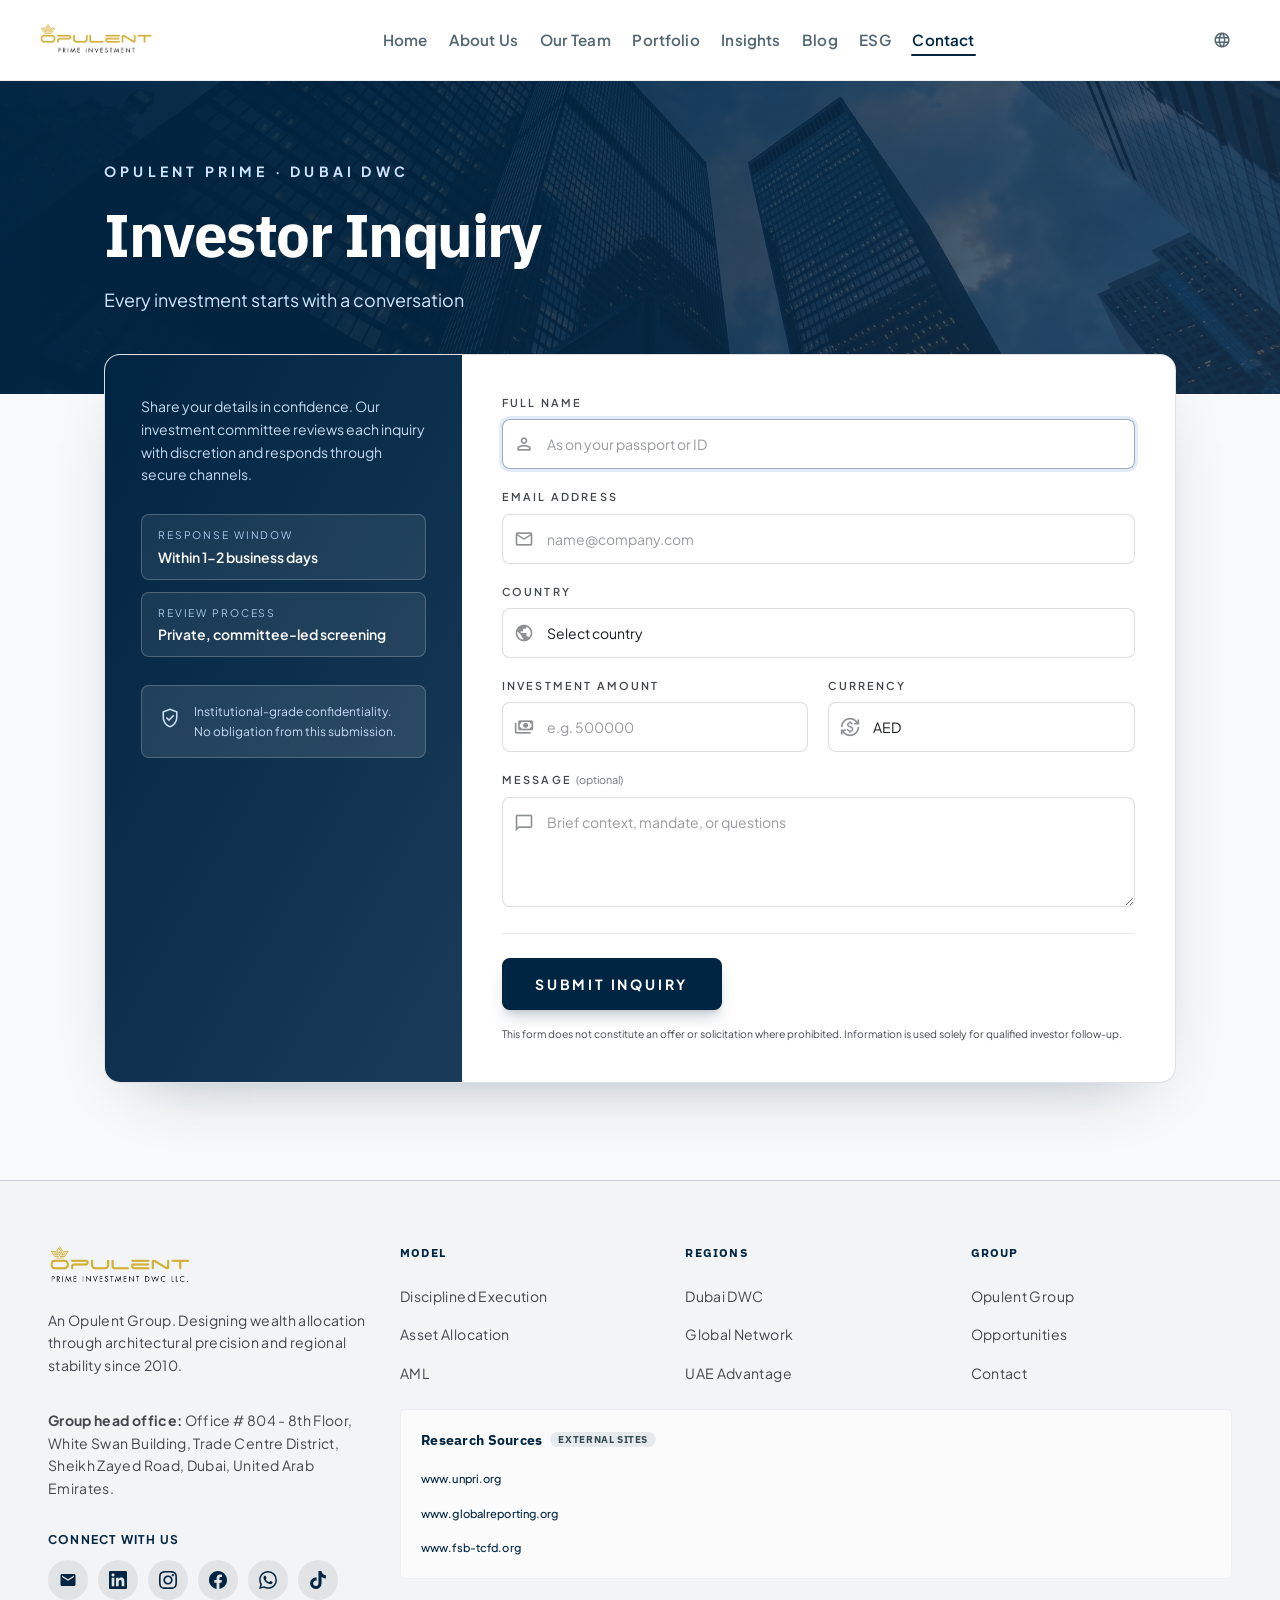
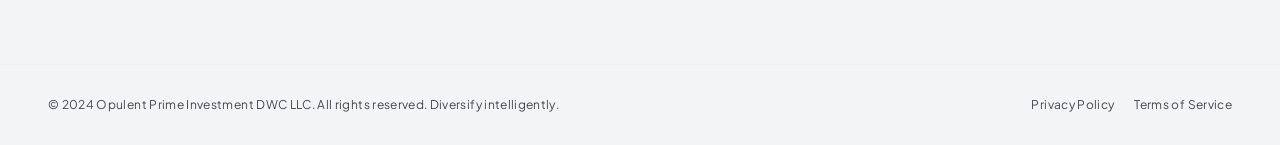
<file: contact.html>
<!DOCTYPE html>

<html class="scroll-smooth" lang="en">

<head>
    <meta charset="utf-8" />
    <meta content="width=device-width, initial-scale=1.0" name="viewport" />
    <title>Investor Inquiry | Opulent Prime</title>
    <link href="assets/images/logos/favicon.png" rel="icon" type="image/png" />
    <link rel="preconnect" href="https://fonts.googleapis.com" />
    <link rel="preconnect" href="https://fonts.gstatic.com" crossorigin />
    <link rel="preload" as="image" href="assets/images/hero/contactHero.jpeg" fetchpriority="high" />
    <link href="https://fonts.googleapis.com/css2?family=Plus+Jakarta+Sans:wght@400;500;600;700;800&amp;family=Tajawal:wght@400;500;700;800&amp;family=IBM+Plex+Sans:wght@400;500;600;700;800&amp;display=swap" rel="stylesheet" />
    <link rel="preload" href="https://fonts.googleapis.com/css2?family=Material+Symbols+Outlined:wght,FILL@100..700,0..1&amp;display=swap" as="style" onload="this.rel='stylesheet'" />
    <noscript><link href="https://fonts.googleapis.com/css2?family=Material+Symbols+Outlined:wght,FILL@100..700,0..1&amp;display=swap" rel="stylesheet" /></noscript>
    <link href="assets/css/tailwind.generated.css" rel="stylesheet" />
    <link href="assets/css/styles.css" rel="stylesheet" />
    <link href="assets/css/contact.css" rel="stylesheet" />
</head>

<body class="contact-page min-h-screen overflow-x-hidden bg-surface text-on-surface font-body">
    <header class="site-header font-headline tracking-tight" data-site-header></header>

    <main class="flex flex-col overflow-x-clip">
        <section class="contact-hero relative overflow-hidden py-16 md:py-20">
            <div class="pointer-events-none absolute inset-0 opacity-30">
                <img class="h-full w-full object-cover" alt=""
                    fetchpriority="high" decoding="async"
                    src="assets/images/hero/contactHero.jpeg" />
            </div>
            <div
                class="pointer-events-none absolute inset-0 bg-gradient-to-r from-primary/95 via-primary/88 to-primary-container/92">
            </div>
            <div class="relative z-10 mx-auto w-full max-w-6xl px-6 md:px-10">
                <p class="text-primary-fixed uppercase tracking-[0.3em] font-bold text-sm mb-6 block"
                    data-i18n="contactEyebrow">Opulent Prime · Dubai DWC</p>
                <h1 class="mt-4 max-w-3xl font-headline text-4xl font-bold tracking-tight text-white md:text-6xl"
                    data-i18n="contactTitle">Investor Inquiry</h1>
                <p class="mt-5 max-w-2xl text-lg leading-relaxed text-primary-fixed" data-i18n="contactSubtitle">Every
                    investment starts with a conversation</p>
            </div>
        </section>

        <section class="relative -mt-8 pb-16 md:-mt-10 md:pb-24" data-cv>
            <div class="mx-auto w-full max-w-6xl px-6 md:px-10">
                <div class="contact-panel grid overflow-hidden rounded-2xl bg-white lg:grid-cols-12">
                    <aside class="contact-hero lg:col-span-4">
                        <div class="h-full px-6 py-8 text-white sm:px-8 md:px-9 md:py-10">
                            <p class="text-sm leading-relaxed text-primary-fixed/95" data-i18n="contactLead">
                                Share your details in confidence. Our investment committee reviews each inquiry with
                                discretion and responds through secure channels.
                            </p>

                            <div class="mt-7 space-y-3">
                                <div class="contact-info-card rounded-xl px-4 py-3">
                                    <p class="text-[0.65rem] uppercase tracking-[0.18em] text-primary-fixed-dim" data-i18n="contactResponseWindowLabel">
                                        Response Window</p>
                                    <p class="mt-1 text-sm font-semibold text-white" data-i18n="contactResponseWindowValue">Within 1-2 business days</p>
                                </div>
                                <div class="contact-info-card rounded-xl px-4 py-3">
                                    <p class="text-[0.65rem] uppercase tracking-[0.18em] text-primary-fixed-dim" data-i18n="contactReviewProcessLabel">Review
                                        Process</p>
                                    <p class="mt-1 text-sm font-semibold text-white" data-i18n="contactReviewProcessValue">Private, committee-led screening
                                    </p>
                                </div>
                            </div>

                            <div class="mt-7 flex items-start gap-3 rounded-xl border border-white/20 bg-white/10 p-4">
                                <span class="material-symbols-outlined text-2xl text-primary-fixed"
                                    style="font-variation-settings: 'FILL' 0, 'wght' 300;">verified_user</span>
                                <p class="text-xs leading-relaxed text-primary-fixed/95" data-i18n="contactTrust">
                                    Institutional-grade confidentiality. No obligation from this submission.
                                </p>
                            </div>
                        </div>
                    </aside>

                    <div class="lg:col-span-8 px-6 py-8 sm:px-8 md:px-10 md:py-10">
                        <div id="contact-success"
                            class="hidden rounded-xl border border-outline-variant/40 bg-surface-container-low px-6 py-8 text-center"
                            role="status">
                            <span class="material-symbols-outlined mb-3 text-4xl text-primary">mark_email_read</span>
                            <p class="font-headline text-xl font-semibold text-primary" data-i18n="contactSuccessTitle">
                                Thank you</p>
                            <p class="mt-2 text-sm text-on-surface-variant" data-i18n="contactSuccessBody">Your inquiry
                                has been recorded. A member of our team will be in touch shortly.</p>
                        </div>

                        <form id="inquiry-form" class="space-y-5" action="#" method="post" novalidate>
                            <div class="grid gap-5 md:grid-cols-2">
                                <div class="md:col-span-2">
                                    <label
                                        class="mb-2 block text-[0.68rem] font-semibold uppercase tracking-[0.2em] text-on-surface-variant"
                                        for="contact-name" data-i18n="contactLabelName">Full Name</label>
                                    <div class="relative">
                                        <span
                                            class="material-symbols-outlined pointer-events-none absolute left-3 top-1/2 -translate-y-1/2 text-xl text-on-surface-variant/60">person</span>
                                        <input id="contact-name" name="full_name" type="text" autocomplete="name"
                                            required
                                            class="contact-input w-full rounded-xl border border-outline-variant/60 bg-white py-3.5 pl-11 pr-4 text-sm text-on-surface placeholder:text-on-surface-variant/55"
                                            data-i18n-placeholder="contactPhName"
                                            placeholder="As on your passport or ID" />
                                    </div>
                                </div>

                                <div class="md:col-span-2">
                                    <label
                                        class="mb-2 block text-[0.68rem] font-semibold uppercase tracking-[0.2em] text-on-surface-variant"
                                        for="contact-email" data-i18n="contactLabelEmail">Email Address</label>
                                    <div class="relative">
                                        <span
                                            class="material-symbols-outlined pointer-events-none absolute left-3 top-1/2 -translate-y-1/2 text-xl text-on-surface-variant/60">mail</span>
                                        <input id="contact-email" name="email" type="email" autocomplete="email"
                                            required
                                            class="contact-input w-full rounded-xl border border-outline-variant/60 bg-white py-3.5 pl-11 pr-4 text-sm text-on-surface placeholder:text-on-surface-variant/55"
                                            data-i18n-placeholder="contactPhEmail" placeholder="name@company.com" />
                                    </div>
                                </div>

                                <div class="md:col-span-2">
                                    <label
                                        class="mb-2 block text-[0.68rem] font-semibold uppercase tracking-[0.2em] text-on-surface-variant"
                                        for="contact-country" data-i18n="contactLabelCountry">Country</label>
                                    <div class="relative">
                                        <span
                                            class="material-symbols-outlined pointer-events-none absolute left-3 top-1/2 z-[1] -translate-y-1/2 text-xl text-on-surface-variant/60">public</span>
                                        <select id="contact-country" name="country" required
                                            class="contact-select contact-input w-full appearance-none rounded-xl border border-outline-variant/60 bg-white py-3.5 pl-11 pr-10 text-sm text-on-surface">
                                            <option value="" disabled selected data-i18n="contactCountryPh">Select
                                                country</option>
                                        </select>
                                    </div>
                                </div>

                                <div>
                                    <label
                                        class="mb-2 block text-[0.68rem] font-semibold uppercase tracking-[0.2em] text-on-surface-variant"
                                        for="contact-amount" data-i18n="contactLabelAmount">Investment Amount</label>
                                    <div class="relative">
                                        <span
                                            class="material-symbols-outlined pointer-events-none absolute left-3 top-1/2 -translate-y-1/2 text-xl text-on-surface-variant/60">payments</span>
                                        <input id="contact-amount" name="investment_amount" type="text"
                                            inputmode="decimal" autocomplete="off"
                                            class="contact-input w-full rounded-xl border border-outline-variant/60 bg-white py-3.5 pl-11 pr-4 text-sm text-on-surface placeholder:text-on-surface-variant/55"
                                            data-i18n-placeholder="contactPhAmount" placeholder="e.g. 500000" />
                                    </div>
                                </div>

                                <div>
                                    <label
                                        class="mb-2 block text-[0.68rem] font-semibold uppercase tracking-[0.2em] text-on-surface-variant"
                                        for="contact-currency" data-i18n="contactLabelCurrency">Currency</label>
                                    <div class="relative">
                                        <span
                                            class="material-symbols-outlined pointer-events-none absolute left-3 top-1/2 z-[1] -translate-y-1/2 text-xl text-on-surface-variant/60">currency_exchange</span>
                                        <select id="contact-currency" name="currency" required
                                            class="contact-select contact-input w-full appearance-none rounded-xl border border-outline-variant/60 bg-white py-3.5 pl-11 pr-10 text-sm text-on-surface">
                                            <option value="AED" selected>AED</option>
                                            <option value="USD">USD</option>
                                            <option value="EUR">EUR</option>
                                            <option value="GBP">GBP</option>
                                            <option value="INR">INR</option>
                                        </select>
                                    </div>
                                </div>

                                <div class="md:col-span-2">
                                    <label
                                        class="mb-2 block text-[0.68rem] font-semibold uppercase tracking-[0.2em] text-on-surface-variant"
                                        for="contact-message">
                                        <span data-i18n="contactLabelMessage">Message</span>
                                        <span class="font-normal normal-case tracking-normal text-on-surface-variant/75"
                                            data-i18n="contactOptional">(optional)</span>
                                    </label>
                                    <div class="relative">
                                        <span
                                            class="material-symbols-outlined pointer-events-none absolute left-3 top-3 text-xl text-on-surface-variant/60">chat_bubble</span>
                                        <textarea id="contact-message" name="message" rows="4"
                                            class="contact-input w-full resize-y rounded-xl border border-outline-variant/60 bg-white py-3.5 pl-11 pr-4 text-sm text-on-surface placeholder:text-on-surface-variant/55"
                                            data-i18n-placeholder="contactPhMessage"
                                            placeholder="Brief context, mandate, or questions"></textarea>
                                    </div>
                                </div>
                            </div>

                            <div class="border-t border-outline-variant/40 pt-6">
                                <button type="submit"
                                    class="w-full rounded-xl bg-primary px-6 py-4 text-center text-sm font-bold uppercase tracking-[0.2em] text-on-primary shadow-lg shadow-primary/20 transition hover:bg-primary-container sm:w-auto sm:min-w-[220px]">
                                    <span class="contact-submit-spinner" aria-hidden="true"></span>
                                    <span data-i18n="contactSubmit">Submit Inquiry</span>
                                </button>
                                <p class="mt-4 text-[0.65rem] leading-relaxed text-on-surface-variant"
                                    data-i18n="contactFineprint">
                                    This form does not constitute an offer or solicitation where prohibited. Information
                                    is used solely for qualified investor follow-up.
                                </p>
                            </div>
                        </form>
                    </div>
                </div>
            </div>
        </section>

    </main>

    <footer data-site-footer></footer>
    <script src="js/site.js" defer></script>
    <script src="js/contact-countries.js" defer></script>
    <script src="js/contact.js" defer></script>
</body>

</html>
</file>
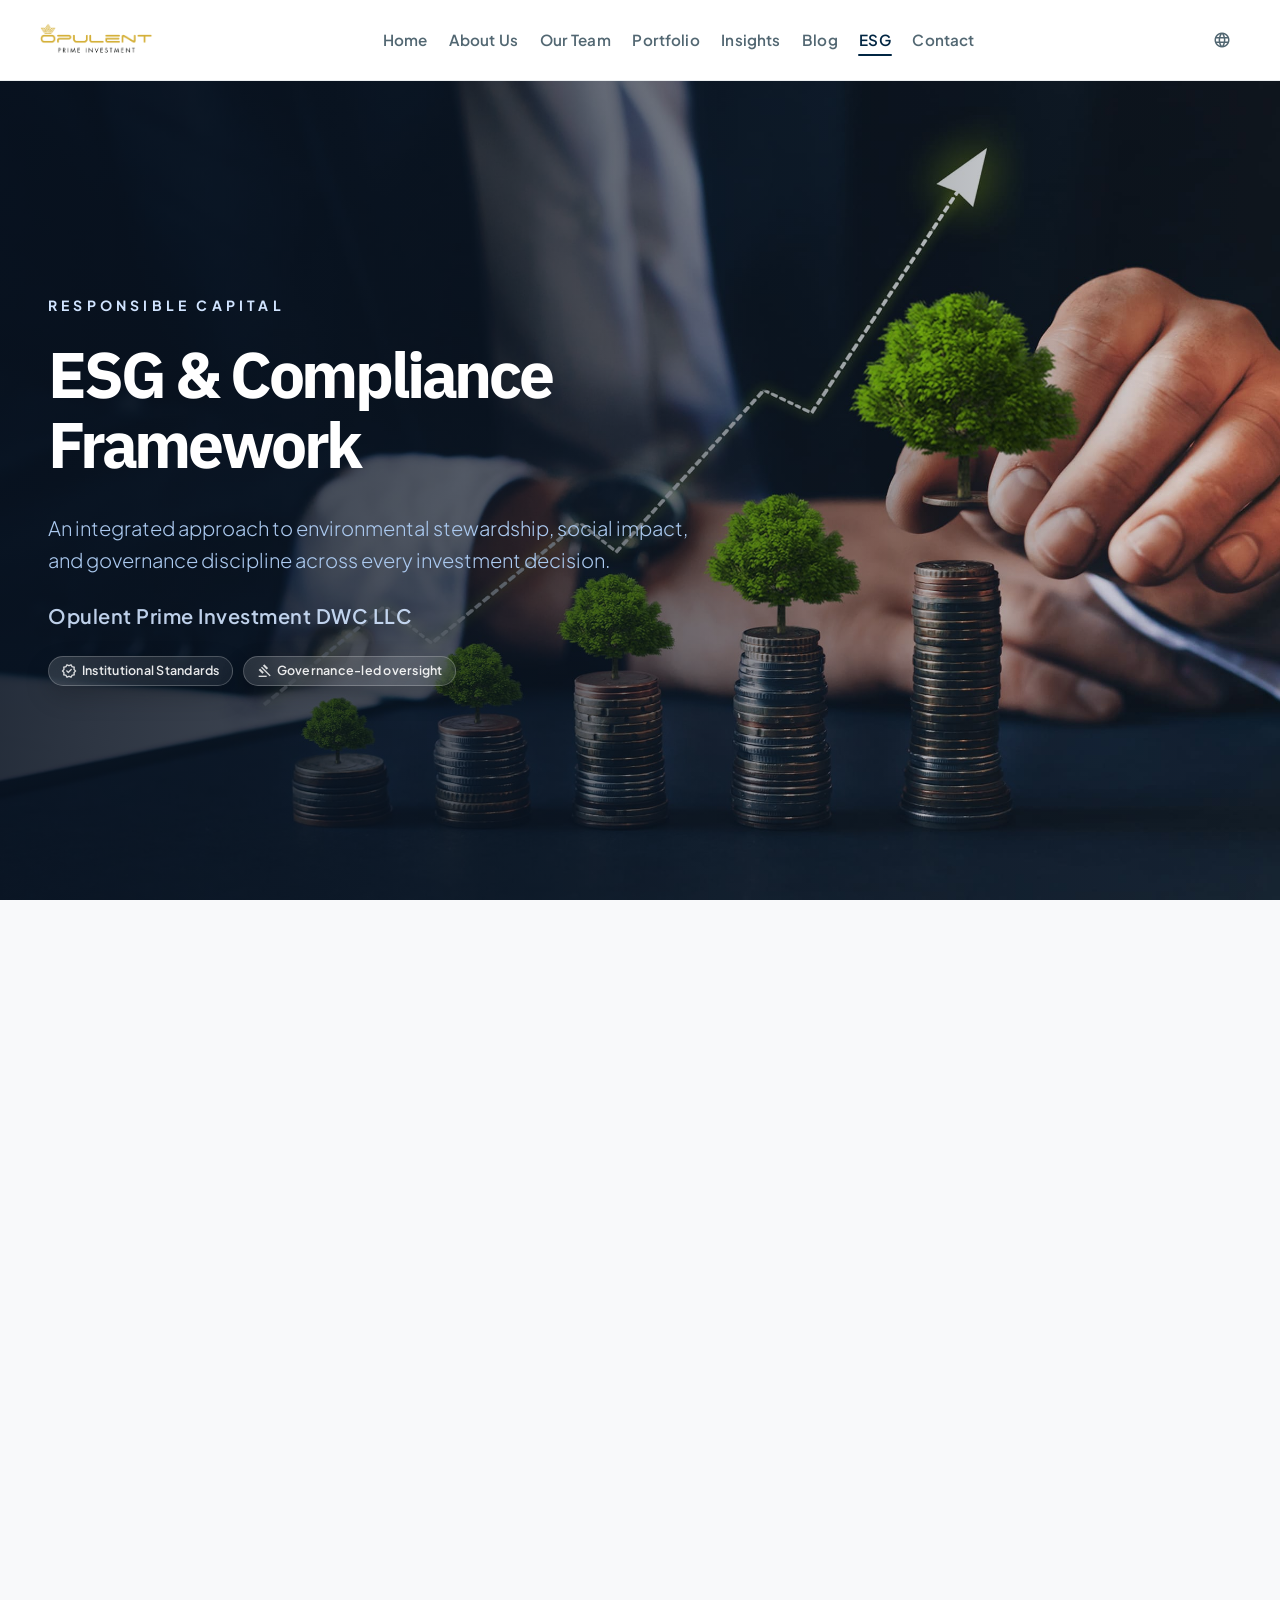
<file: esg.html>
<!DOCTYPE html>

<html class="light scroll-smooth" lang="en">

<head>
    <meta charset="utf-8" />
    <meta content="width=device-width, initial-scale=1.0" name="viewport" />
    <title>ESG &amp; Compliance Framework | Opulent Prime</title>
    <link href="assets/images/logos/favicon.png" rel="icon" type="image/png" />
    <link rel="preconnect" href="https://fonts.googleapis.com" />
    <link rel="preconnect" href="https://fonts.gstatic.com" crossorigin />
    <link rel="preload" as="image" href="assets/images/hero/ESG.jpeg" fetchpriority="high" />
    <link href="https://fonts.googleapis.com/css2?family=Plus+Jakarta+Sans:wght@400;500;600;700;800&amp;family=Tajawal:wght@400;500;700;800&amp;family=IBM+Plex+Sans:wght@400;500;600;700;800&amp;display=swap" rel="stylesheet" />
    <link rel="preload" href="https://fonts.googleapis.com/css2?family=Material+Symbols+Outlined:wght,FILL@100..700,0..1&amp;display=swap" as="style" onload="this.rel='stylesheet'" />
    <noscript><link href="https://fonts.googleapis.com/css2?family=Material+Symbols+Outlined:wght,FILL@100..700,0..1&amp;display=swap" rel="stylesheet" /></noscript>
    <link href="assets/css/tailwind.generated.css" rel="stylesheet" />
    <link href="assets/css/styles.css" rel="stylesheet" />
    <link href="assets/css/esg.css" rel="stylesheet" />


    <style>
        .material-symbols-outlined {
            font-variation-settings: 'FILL' 0, 'wght' 400, 'GRAD' 0, 'opsz' 24;
        }

        .bento-grid {
            display: grid;
            grid-template-columns: repeat(12, 1fr);
            gap: 1.25rem;
        }
    </style>
</head>

<body
    class="esg-page bg-surface-container-lowest text-on-surface font-body selection:bg-primary-fixed selection:text-on-primary-fixed overflow-x-hidden">
    <header class="site-header font-headline tracking-tight" data-site-header></header>

    <main>
        <!-- Hero -->
        <section class="relative hero-fit-screen flex items-center overflow-hidden" id="esg-hero">
            <div class="absolute inset-0 z-0">
                <img class="w-full h-full object-cover object-top" alt="ESG hero" src="assets/images/hero/ESG.jpeg"
                    fetchpriority="high" decoding="async" />
                <div class="absolute inset-0"
                    style="background: linear-gradient(90deg, rgba(7, 17, 31, 0.86) 0%, rgba(7, 17, 31, 0.66) 40%, rgba(7, 17, 31, 0) 100%);">
                </div>
            </div>

            <div class="relative z-10 max-w-screen-2xl mx-auto px-6 md:px-12 w-full">
                <div class="max-w-3xl">
                    <span class="text-primary-fixed uppercase tracking-[0.3em] font-bold text-sm mb-6 block"
                        data-i18n="esgHeroEyebrow">Responsible Capital</span>
                    <h1 class="text-6xl md:text-7xl font-extrabold text-white font-headline leading-tight tracking-tighter mb-8"
                        data-i18n="esgHeroTitle">
                        ESG &amp; Compliance Framework
                    </h1>
                    <p class="text-xl text-primary-fixed-dim font-light leading-relaxed max-w-2xl"
                        data-i18n="esgHeroText">
                        An integrated approach to environmental stewardship, social impact, and governance discipline
                        across every investment decision.
                    </p>
                    <p class="mt-6 text-sm font-semibold tracking-wide text-primary-fixed/90" data-i18n="esgHeroOrg">
                        Opulent Prime Investment DWC LLC
                    </p>
                    <div class="hero-chip-row">
                        <span class="hero-chip">
                            <span class="material-symbols-outlined" aria-hidden="true">verified</span>
                            <span data-i18n="esgHeroChip1">Institutional Standards</span>
                        </span>
                        <span class="hero-chip">
                            <span class="material-symbols-outlined" aria-hidden="true">gavel</span>
                            <span data-i18n="esgHeroChip2">Governance-led oversight</span>
                        </span>
                    </div>
                </div>
            </div>
        </section>

        <!-- Main Content -->
        <section class="bg-surface py-20 md:py-24" data-cv>
            <div class="max-w-screen-2xl mx-auto px-6 md:px-12">

                <!-- Section 1: ESG Pillars -->
                <section class="mb-20">
                    <div class="flex flex-col md:flex-row justify-between items-end mb-10">
                        <div class="max-w-3xl">
                            <span
                                class="text-on-primary-container font-semibold text-xs uppercase tracking-widest mb-3 block"
                                data-i18n="esgPillarsEyebrow">Foundational Pillars</span>
                            <h2 class="font-headline text-4xl md:text-5xl font-bold tracking-tight text-primary mb-4">
                                <span data-i18n="esgSectionTitle">Three ESG pillars</span>
                            </h2>
                            <p class="text-base text-on-surface-variant max-w-xl leading-relaxed"
                                data-i18n="esgSectionLead">
                                Our framework integrates environmental stewardship, social equity, and governance
                                excellence into the core of institutional performance.
                            </p>
                        </div>
                    </div>

                    <!-- Bento Grid -->
                    <div class="bento-grid">
                        <!-- Environmental Card -->
                        <div
                            class="col-span-12 md:col-span-8 bg-surface-container-low border border-outline-variant/20 p-8 rounded-xl relative overflow-hidden group shadow-sm">
                            <div
                                class="absolute top-0 right-0 w-64 h-64 bg-secondary-fixed/20 rounded-full -mr-20 -mt-20 blur-3xl transition-all duration-500 group-hover:bg-secondary-fixed/40">
                            </div>
                            <div class="relative z-10 flex flex-col h-full">
                                <div
                                    class="w-12 h-12 bg-primary-container text-white flex items-center justify-center rounded-lg mb-5">
                                    <span class="material-symbols-outlined">eco</span>
                                </div>
                                <h3 class="font-headline text-xl font-bold text-primary mb-3"
                                    data-i18n="esgPillar1Title">Environmental</h3>
                                <p class="text-base text-on-surface-variant max-w-md leading-relaxed"
                                    data-i18n="esgPillar1Text">
                                    Prioritizing efficient assets, resource optimization, and long-horizon sustainability
                                    in portfolio design.
                                </p>
                                <button
                                    class="mt-8 inline-flex w-fit items-center text-on-primary-container font-semibold text-sm cursor-pointer group/link"
                                    type="button" data-environmental-toggle aria-controls="environmental-metrics"
                                    aria-expanded="false">
                                    <span data-i18n="esgViewEnvironmentalMetrics">View Environmental Metrics</span>
                                    <span
                                        class="material-symbols-outlined ml-1 text-base transition-transform group-hover/link:translate-x-1">arrow_forward</span>
                                </button>
                            </div>
                            <div
                                class="absolute bottom-0 right-0 p-6 opacity-10 group-hover:opacity-20 transition-opacity">
                                <span class="material-symbols-outlined" style="font-size:120px">forest</span>
                            </div>
                        </div>

                        <!-- Social Card -->
                        <div
                            class="col-span-12 md:col-span-4 bg-surface-container-low border border-outline-variant/20 p-8 rounded-xl flex flex-col justify-between shadow-sm">
                            <div>
                                <div
                                    class="w-12 h-12 bg-secondary-container text-on-secondary-container flex items-center justify-center rounded-lg mb-5">
                                    <span class="material-symbols-outlined">groups</span>
                                </div>
                                <h3 class="font-headline text-xl font-bold text-primary mb-3"
                                    data-i18n="esgPillar2Title">Social</h3>
                                <p class="text-base text-on-surface-variant leading-relaxed" data-i18n="esgPillar2Text">
                                    Supporting inclusive growth through ethical partnerships, workforce development, and
                                    community value creation.
                                </p>
                            </div>
                            <div class="mt-5 flex items-center gap-2">
                                <div class="w-2 h-2 rounded-full bg-primary-container"></div>
                                <span class="text-xs text-outline" data-i18n="esgPillar2Badge">Ethical Partnerships
                                    Active</span>
                            </div>
                        </div>

                        <!-- Governance Card -->
                        <div
                            class="col-span-12 bg-primary-container text-white p-8 rounded-xl flex flex-col md:flex-row items-center justify-between gap-8 shadow-xl">
                            <div class="md:max-w-xl">
                                <div
                                    class="w-12 h-12 bg-white/10 text-white flex items-center justify-center rounded-lg mb-5">
                                    <span class="material-symbols-outlined">gavel</span>
                                </div>
                                <h3 class="font-headline text-xl font-bold mb-3" data-i18n="esgPillar3Title">Governance
                                </h3>
                                <p class="text-base text-on-primary-container leading-relaxed" data-i18n="esgPillar3Text">
                                    Applying transparent oversight, compliance controls, and accountable decision
                                    frameworks across operations.
                                </p>
                            </div>
                            <div class="flex gap-4 shrink-0">
                                <div class="bg-white/5 border border-white/10 p-5 rounded-lg backdrop-blur-sm">
                                    <div class="text-3xl font-bold font-headline leading-none">100%</div>
                                    <div class="text-xs uppercase tracking-widest mt-2 opacity-60" data-i18n="esgAuditCompletion">Audit Completion
                                    </div>
                                </div>
                                <div class="bg-white/5 border border-white/10 p-5 rounded-lg backdrop-blur-sm">
                                    <div class="text-3xl font-bold font-headline leading-none">A+</div>
                                    <div class="text-xs uppercase tracking-widest mt-2 opacity-60" data-i18n="esgDisclosureRating">Disclosure Rating
                                    </div>
                                </div>
                            </div>
                        </div>
                    </div>
                </section>

                <!-- Divider -->
                <div class="w-full h-px bg-outline-variant/60 my-16" aria-hidden="true"></div>

                <!-- Environmental Metrics -->
                        <div class="mb-16 max-w-5xl">
                    <div class="mb-8">
                        <span
                            class="inline-flex items-center gap-2 bg-secondary-container text-on-secondary-container text-xs font-bold uppercase tracking-widest px-3 py-1.5 mb-4">
                            <span class="material-symbols-outlined text-sm">eco</span>
                            <span data-i18n="esgEnvironmentalMetrics">Environmental Metrics</span>
                        </span>
                        <h2 class="font-headline text-3xl md:text-4xl font-bold tracking-tight text-primary mt-3 mb-2"
                            data-i18n="esgEnvironmentalMetricsTitle">Environmental Metrics</h2>
                        <p class="text-base text-on-surface-variant max-w-2xl leading-relaxed"
                            data-i18n="esgEnvironmentalMetricsIntro">
                            A closer look at the sustainability indicators used to evaluate environmental performance across the portfolio.
                        </p>
                    </div>

                    <div class="space-y-3" id="esg-accordion">
                        <!-- Item 1 -->
                        <div
                            class="esg-accordion-item rounded-xl border border-outline-variant/20 bg-surface-container-low shadow-sm overflow-hidden">
                            <button class="esg-accordion-trigger w-full flex items-center justify-between p-6 text-left"
                                type="button" id="esg-accordion-trigger-1" aria-expanded="false"
                                aria-controls="esg-accordion-panel-1">
                                <div class="flex items-center gap-3">
                                    <span class="material-symbols-outlined text-on-surface-variant">co2</span>
                                    <span class="font-semibold text-on-surface" data-i18n="esgAcc1Title">Carbon Footprint Reduction</span>
                                </div>
                                <span
                                    class="esg-accordion-icon material-symbols-outlined text-outline transition-transform duration-200">expand_more</span>
                            </button>
                            <div class="esg-accordion-body px-5 pb-5" id="esg-accordion-panel-1" role="region"
                                aria-labelledby="esg-accordion-trigger-1" hidden>
                                <div
                                    class="border border-outline-variant/20 bg-surface-container-lowest p-5 rounded-lg">
                                    <div class="grid grid-cols-1 md:grid-cols-2 gap-5">
                                        <div>
                                            <p class="text-xs font-semibold uppercase tracking-widest text-on-surface-variant mb-2"
                                                data-i18n="esgAcc1Label1">Portfolio Reduction</p>
                                            <div class="flex items-baseline gap-2">
                                                <span class="font-headline text-2xl font-bold text-primary">32%</span>
                                                <span class="text-sm text-on-surface-variant" data-i18n="esgAcc1Sub1">vs. 2020 baseline</span>
                                            </div>
                                        </div>
                                        <div>
                                            <p class="text-xs font-semibold uppercase tracking-widest text-on-surface-variant mb-2"
                                                data-i18n="esgAcc1Label2">Target by 2030</p>
                                            <div class="flex items-baseline gap-2">
                                                <span class="font-headline text-2xl font-bold text-primary">60%</span>
                                                <span class="text-sm text-on-surface-variant" data-i18n="esgAcc1Sub2">net reduction</span>
                                            </div>
                                        </div>
                                        <p class="text-sm text-on-surface-variant leading-relaxed md:col-span-2"
                                            data-i18n="esgAcc1Body">
                                            Tracking Scope 1, 2, and 3 emissions across all portfolio companies with annual third-party verification.
                                        </p>
                                    </div>
                                </div>
                            </div>
                        </div>

                        <!-- Item 2 -->
                        <div
                            class="esg-accordion-item rounded-xl border border-outline-variant/20 bg-surface-container-low shadow-sm overflow-hidden">
                            <button class="esg-accordion-trigger w-full flex items-center justify-between p-6 text-left"
                                type="button" id="esg-accordion-trigger-2" aria-expanded="false"
                                aria-controls="esg-accordion-panel-2">
                                <div class="flex items-center gap-3">
                                    <span
                                        class="material-symbols-outlined text-on-surface-variant">energy_savings_leaf</span>
                                    <span class="font-semibold text-on-surface" data-i18n="esgAcc2Title">Energy Efficient Investments</span>
                                </div>
                                <span
                                    class="esg-accordion-icon material-symbols-outlined text-outline transition-transform duration-200">expand_more</span>
                            </button>
                            <div class="esg-accordion-body px-5 pb-5" id="esg-accordion-panel-2" role="region"
                                aria-labelledby="esg-accordion-trigger-2" hidden>
                                <div
                                    class="border border-outline-variant/20 bg-surface-container-lowest p-5 rounded-lg">
                                    <div class="grid grid-cols-1 md:grid-cols-2 gap-5">
                                        <div>
                                            <p class="text-xs font-semibold uppercase tracking-widest text-on-surface-variant mb-2"
                                                data-i18n="esgAcc2Label1">Current Impact</p>
                                            <div class="flex items-baseline gap-2">
                                                <span class="font-headline text-2xl font-bold text-primary">14.2%</span>
                                                <span class="text-sm text-on-surface-variant" data-i18n="esgAcc2Sub1">YoY Increase</span>
                                            </div>
                                        </div>
                                        <div class="relative h-20 overflow-hidden">
                                            <img alt="Solar panels" class="w-full h-full object-cover opacity-80"
                                                loading="lazy"
                                                src="https://lh3.googleusercontent.com/aida-public/[base64]" />
                                        </div>
                                        <p class="text-sm text-on-surface-variant leading-relaxed md:col-span-2"
                                            data-i18n="esgAcc2Body">
                                            This metric tracks capital allocation towards technologies and infrastructure that demonstrably reduce energy consumption and operational carbon intensity.
                                        </p>
                                    </div>
                                </div>
                            </div>
                        </div>

                        <!-- Item 3 -->
                        <div
                            class="esg-accordion-item rounded-xl border border-outline-variant/20 bg-surface-container-low shadow-sm overflow-hidden">
                            <button class="esg-accordion-trigger w-full flex items-center justify-between p-6 text-left"
                                type="button" id="esg-accordion-trigger-3" aria-expanded="false"
                                aria-controls="esg-accordion-panel-3">
                                <div class="flex items-center gap-3">
                                    <span class="material-symbols-outlined text-on-surface-variant">verified_user</span>
                                    <span class="font-semibold text-on-surface" data-i18n="esgAcc3Title">Green Building Certifications</span>
                                </div>
                                <span
                                    class="esg-accordion-icon material-symbols-outlined text-outline transition-transform duration-200">expand_more</span>
                            </button>
                            <div class="esg-accordion-body px-5 pb-5" id="esg-accordion-panel-3" role="region"
                                aria-labelledby="esg-accordion-trigger-3" hidden>
                                <div
                                    class="border border-outline-variant/20 bg-surface-container-lowest p-5 rounded-lg">
                                    <div class="grid grid-cols-1 md:grid-cols-2 gap-5">
                                        <div>
                                            <p class="text-xs font-semibold uppercase tracking-widest text-on-surface-variant mb-2"
                                                data-i18n="esgAcc3Label1">Certified Assets</p>
                                            <div class="flex items-baseline gap-2">
                                                <span class="font-headline text-2xl font-bold text-primary">78%</span>
                                                <span class="text-sm text-on-surface-variant" data-i18n="esgAcc3Sub1">of real estate portfolio</span>
                                            </div>
                                        </div>
                                        <div>
                                            <p class="text-xs font-semibold uppercase tracking-widest text-on-surface-variant mb-2"
                                                data-i18n="esgAcc3Label2">Standard</p>
                                            <div class="flex items-baseline gap-2">
                                                <span class="font-headline text-2xl font-bold text-primary">LEED</span>
                                                <span class="text-sm text-on-surface-variant" data-i18n="esgAcc3Sub2">Gold or above</span>
                                            </div>
                                        </div>
                                        <p class="text-sm text-on-surface-variant leading-relaxed md:col-span-2"
                                            data-i18n="esgAcc3Body">
                                            All new real estate acquisitions are evaluated against LEED, BREEAM, and Estidama Pearl Rating standards prior to inclusion.
                                        </p>
                                    </div>
                                </div>
                            </div>
                        </div>

                        <!-- Item 4 -->
                        <div
                            class="esg-accordion-item rounded-xl border border-outline-variant/20 bg-surface-container-low shadow-sm overflow-hidden">
                            <button class="esg-accordion-trigger w-full flex items-center justify-between p-6 text-left"
                                type="button" id="esg-accordion-trigger-4" aria-expanded="false"
                                aria-controls="esg-accordion-panel-4">
                                <div class="flex items-center gap-3">
                                    <span class="material-symbols-outlined text-on-surface-variant">pie_chart</span>
                                    <span class="font-semibold text-on-surface" data-i18n="esgAcc4Title">Sustainable Portfolio Allocation</span>
                                </div>
                                <span
                                    class="esg-accordion-icon material-symbols-outlined text-outline transition-transform duration-200">expand_more</span>
                            </button>
                            <div class="esg-accordion-body px-5 pb-5" id="esg-accordion-panel-4" role="region"
                                aria-labelledby="esg-accordion-trigger-4" hidden>
                                <div
                                    class="border border-outline-variant/20 bg-surface-container-lowest p-5 rounded-lg">
                                    <div class="grid grid-cols-1 md:grid-cols-2 gap-5">
                                        <div>
                                            <p class="text-xs font-semibold uppercase tracking-widest text-on-surface-variant mb-2"
                                                data-i18n="esgAcc4Label1">ESG-Screened Capital</p>
                                            <div class="flex items-baseline gap-2">
                                                <span class="font-headline text-2xl font-bold text-primary">91%</span>
                                                <span class="text-sm text-on-surface-variant" data-i18n="esgOfAum">of AUM</span>
                                            </div>
                                        </div>
                                        <div>
                                            <p class="text-xs font-semibold uppercase tracking-widest text-on-surface-variant mb-2"
                                                data-i18n="esgAcc4Label2">Exclusion Policy</p>
                                            <div class="flex items-baseline gap-2">
                                                <span class="font-headline text-2xl font-bold text-primary" data-i18n="esgActiveStatus">Active</span>
                                                <span class="text-sm text-on-surface-variant" data-i18n="esgAcc4Sub1">since 2021</span>
                                            </div>
                                        </div>
                                        <p class="text-sm text-on-surface-variant leading-relaxed md:col-span-2"
                                            data-i18n="esgAcc4Body">
                                            Portfolio construction applies a negative screening framework excluding fossil fuel extraction, tobacco, and high-emission manufacturing sectors.
                                        </p>
                                    </div>
                                </div>
                            </div>
                        </div>
                    </div>

                </div>

                <!-- Divider -->
                <div class="w-full h-px bg-outline-variant/60 mb-16" aria-hidden="true"></div>

                <!-- Section 2: Global Standards -->
                <section class="mb-16">
                    <div class="text-center mb-10">
                        <span
                            class="text-on-primary-container font-semibold text-xs uppercase tracking-widest mb-3 block"
                            data-i18n="esgStandardsEyebrow">Regulatory Frameworks</span>
                        <h2 class="font-headline text-4xl md:text-5xl font-bold tracking-tight text-primary mb-4"
                            data-i18n="esgStandardsTitle">Global standards adherence</h2>
                        <p class="text-base text-on-surface-variant max-w-2xl mx-auto leading-relaxed"
                            data-i18n="esgStandardsText">
                            We maintain rigorous alignment with international benchmarks to ensure trust and consistency in global reporting.
                        </p>
                    </div>
                    <div class="grid grid-cols-1 md:grid-cols-3 gap-5">
                        <!-- UN PRI -->
                        <div
                            class="bg-surface-container-low border border-outline-variant/20 p-8 rounded-xl text-center hover:border-primary-container transition-colors group shadow-sm">
                            <div
                                class="w-16 h-16 mx-auto bg-surface-container flex items-center justify-center rounded-full mb-5 group-hover:bg-secondary-fixed transition-colors">
                                <span class="material-symbols-outlined text-primary-container text-3xl">policy</span>
                            </div>
                            <h4 class="font-headline font-bold text-lg text-primary mb-3" data-i18n="esgStandardsPriTitle">UNPRI</h4>
                            <p class="text-sm text-on-surface-variant leading-relaxed" data-i18n="esgStandardsPriText">
                                Principles for Responsible Investment alignment across strategy design and reporting.
                            </p>
                        </div>
                        <!-- GRI -->
                        <div
                            class="bg-surface-container-low border border-outline-variant/20 p-8 rounded-xl text-center hover:border-primary-container transition-colors group shadow-sm">
                            <div
                                class="w-16 h-16 mx-auto bg-surface-container flex items-center justify-center rounded-full mb-5 group-hover:bg-secondary-fixed transition-colors">
                                <span
                                    class="material-symbols-outlined text-primary-container text-3xl">description</span>
                            </div>
                            <h4 class="font-headline font-bold text-lg text-primary mb-3" data-i18n="esgStandardsGriTitle">GRI</h4>
                            <p class="text-sm text-on-surface-variant leading-relaxed" data-i18n="esgStandardsGriText">
                                Global Reporting Initiative standards informing disclosure and measurement discipline.
                            </p>
                        </div>
                        <!-- TCFD -->
                        <div
                            class="bg-surface-container-low border border-outline-variant/20 p-8 rounded-xl text-center hover:border-primary-container transition-colors group shadow-sm">
                            <div
                                class="w-16 h-16 mx-auto bg-surface-container flex items-center justify-center rounded-full mb-5 group-hover:bg-secondary-fixed transition-colors">
                                <span
                                    class="material-symbols-outlined text-primary-container text-3xl">account_balance</span>
                            </div>
                            <h4 class="font-headline font-bold text-lg text-primary mb-3" data-i18n="esgStandardsTcfdTitle">TCFD</h4>
                            <p class="text-sm text-on-surface-variant leading-relaxed" data-i18n="esgStandardsTcfdText">
                                Climate-related financial disclosures integrated into risk oversight and decisioning.
                            </p>
                        </div>
                    </div>
                </section>

            </div>
        </section>

        <section class="bg-primary py-16 md:py-20" id="site-cta-band">
            <div
                class="max-w-[1440px] mx-auto flex flex-col items-center justify-between gap-8 px-6 text-center md:flex-row md:px-12 md:text-left">
                <h2 class="font-headline text-2xl font-bold text-white md:max-w-xl md:text-3xl"
                    data-i18n="bandCtaTitle">
                    Ready to consult with our specialist team?
                </h2>
                <a class="inline-flex bg-white px-10 py-4 font-headline text-sm font-bold text-primary transition-all duration-300 hover:bg-surface-container-low"
                    href="contact.html" data-i18n="bandCtaButton">Book a strategy session</a>
            </div>
        </section>
    </main>

    <footer data-site-footer></footer>
    <script src="js/site.js" defer></script>
    <script src="js/esg.js" defer></script>
</body>

</html>
</file>
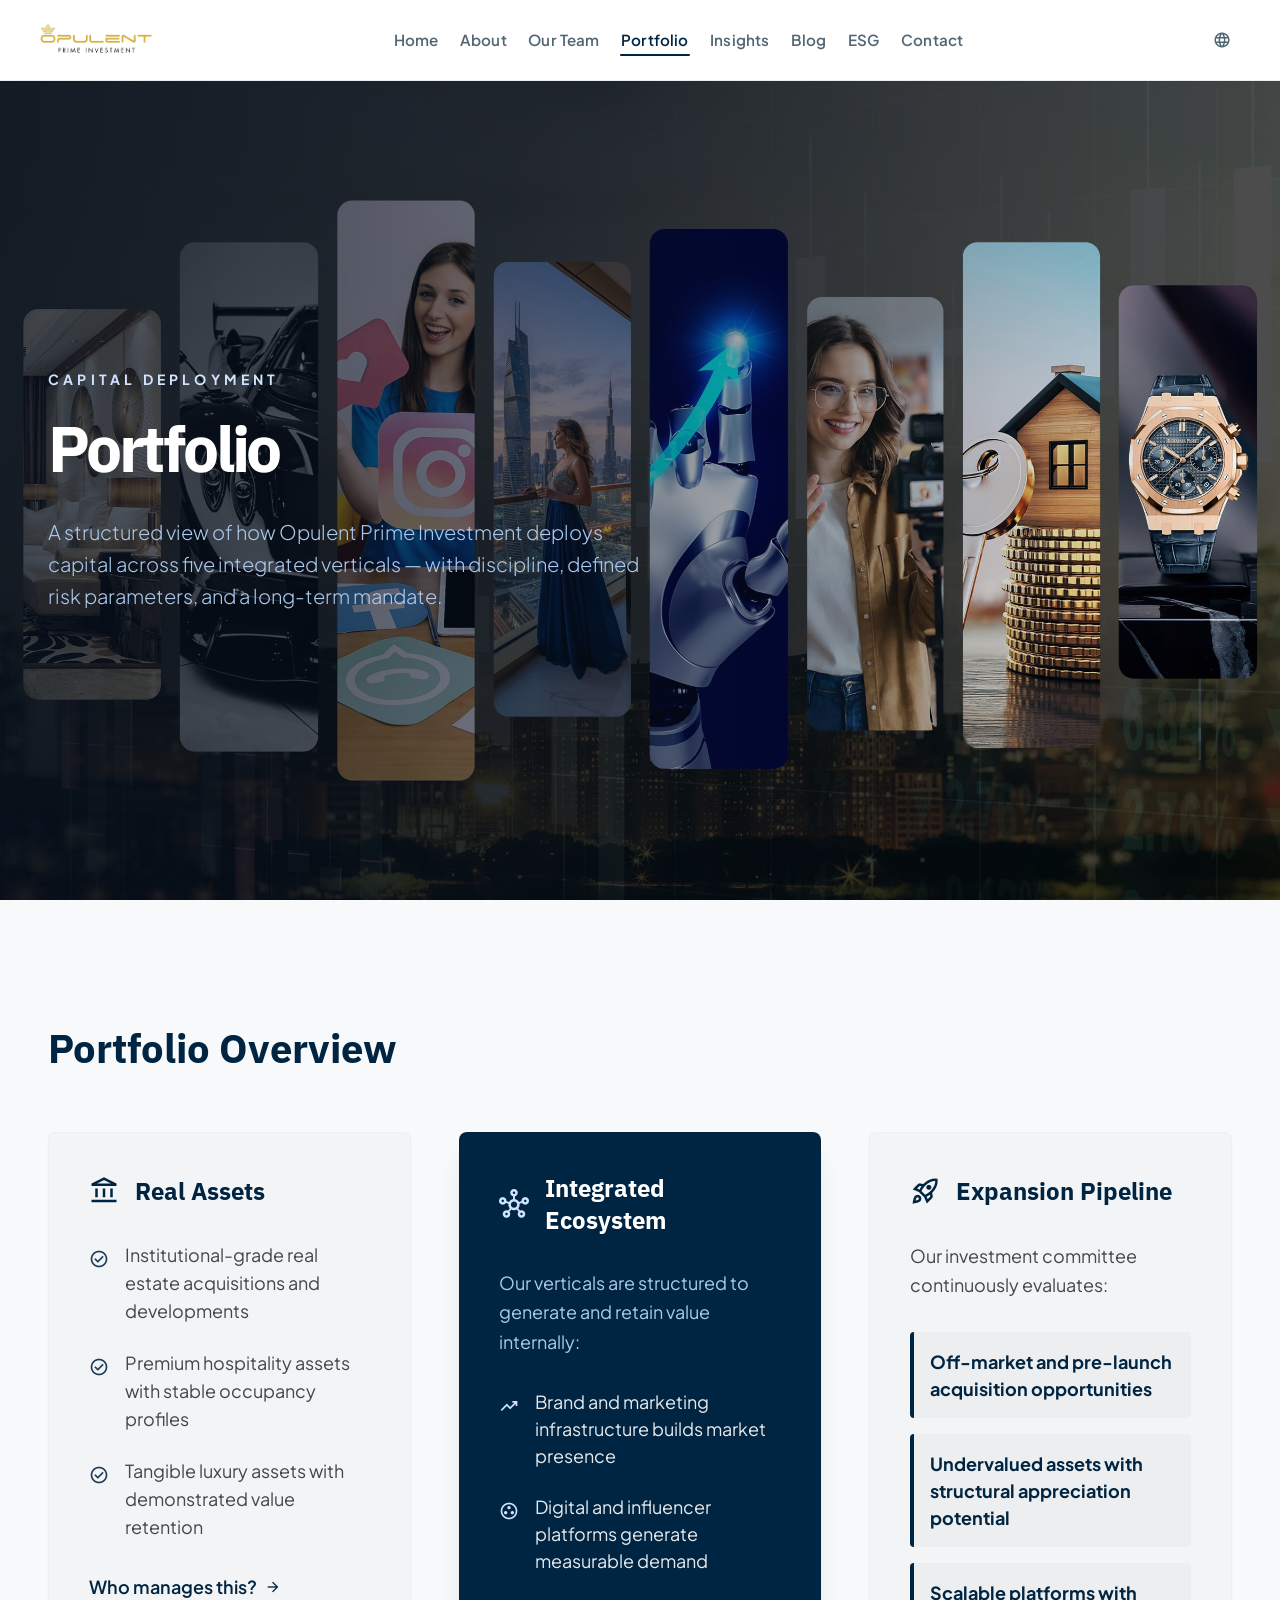
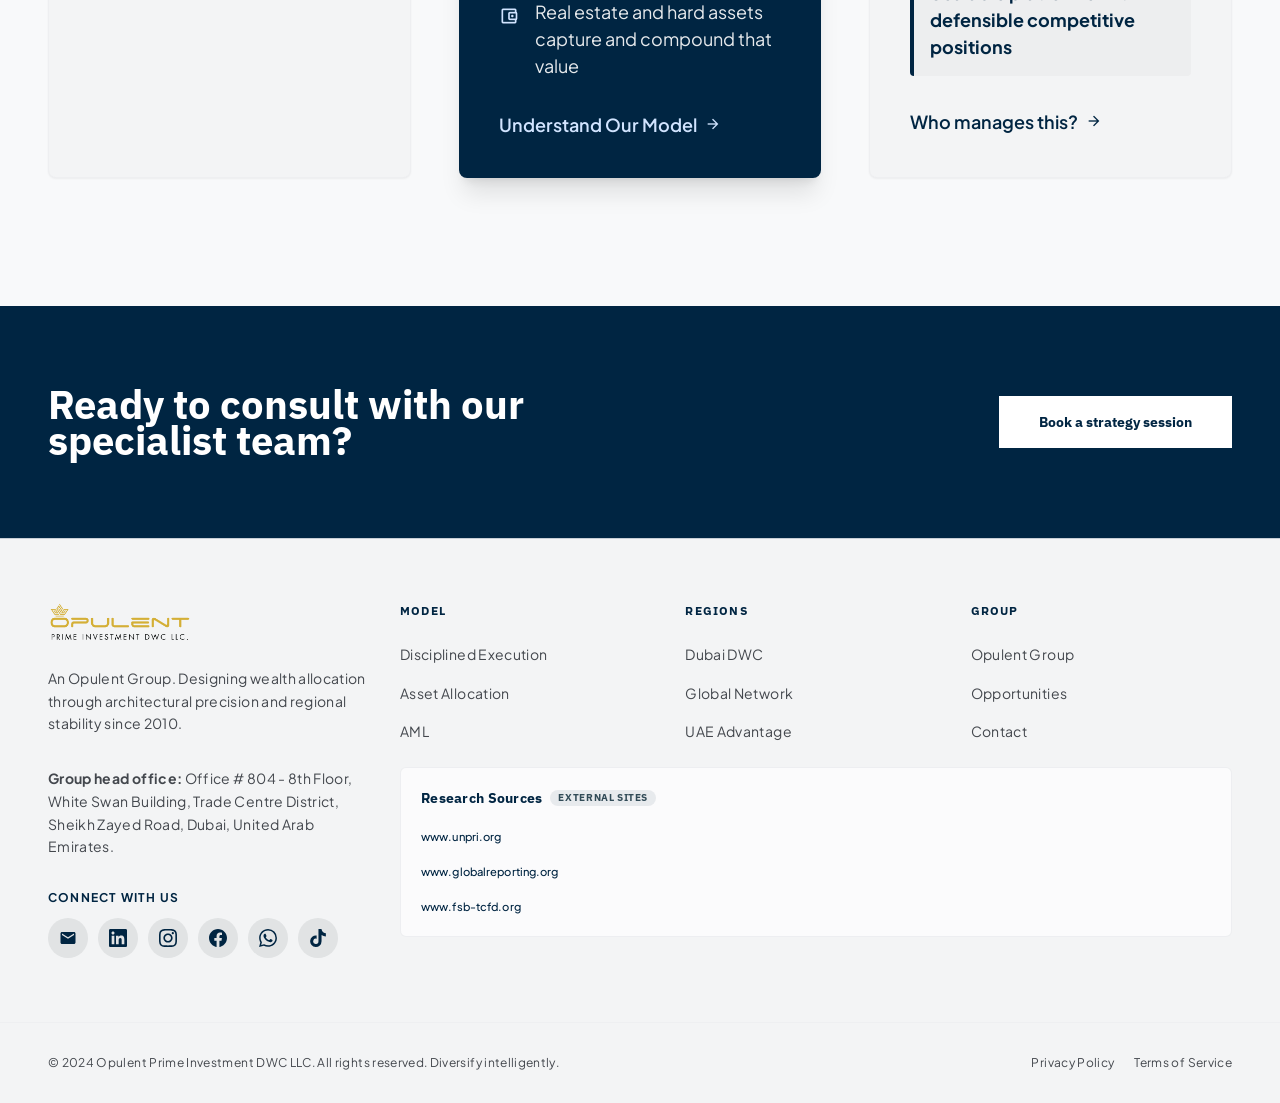
<file: portfolio.html>
<!DOCTYPE html>

<html class="scroll-smooth" lang="en">

<head>
    <meta charset="utf-8" />
    <meta content="width=device-width, initial-scale=1.0" name="viewport" />
    <title>Portfolio | Opulent Group</title>
    <link href="assets/images/logos/favicon.png" rel="icon" type="image/png" />
    <link rel="preconnect" href="https://fonts.googleapis.com" />
    <link rel="preconnect" href="https://fonts.gstatic.com" crossorigin />
    <link rel="preload" as="image" href="assets/images/hero/Portfolio.jpeg" fetchpriority="high" />
    <link href="https://fonts.googleapis.com/css2?family=Plus+Jakarta+Sans:wght@400;500;600;700;800&amp;family=Tajawal:wght@400;500;700;800&amp;family=IBM+Plex+Sans:wght@400;500;600;700&amp;display=swap" rel="stylesheet" />
    <link rel="preload" href="https://fonts.googleapis.com/css2?family=Material+Symbols+Outlined:wght,FILL@100..700,0..1&amp;display=swap" as="style" onload="this.rel='stylesheet'" />
    <noscript><link href="https://fonts.googleapis.com/css2?family=Material+Symbols+Outlined:wght,FILL@100..700,0..1&amp;display=swap" rel="stylesheet" /></noscript>
    <link href="assets/css/tailwind.generated.css" rel="stylesheet" />
    <link href="assets/css/styles.css" rel="stylesheet" />
    <link href="assets/css/portfolio.css" rel="stylesheet" />
</head>

<body class="portfolio-page bg-surface-container-lowest text-on-surface font-body">
    <header class="site-header font-headline tracking-tight" data-site-header></header>
    <main>
        <section class="relative hero-fit-screen flex items-center overflow-hidden"
            id="portfolio-hero">
            <div class="absolute inset-0 z-0">
                <img class="w-full h-full object-cover"
                    data-alt="Portfolio workspace with planning sketches and laptop"
                    src="assets/images/hero/Portfolio.jpeg" fetchpriority="high" loading="eager" decoding="async" />
                <div class="absolute inset-0"
                    style="background: linear-gradient(90deg, rgba(7, 17, 31, 0.78) 0%, rgba(7, 17, 31, 0.56) 40%, rgba(7, 17, 31, 0) 100%);"></div>
            </div>
            <div class="relative z-10 max-w-screen-2xl mx-auto px-6 md:px-12 w-full">
                <div class="max-w-3xl">
                    <span class="text-primary-fixed uppercase tracking-[0.3em] font-bold text-sm mb-6 block"
                        data-i18n="portfolioHeroEyebrow">Capital Allocation</span>
                    <h1 class="text-5xl md:text-7xl font-extrabold text-white font-headline leading-tight tracking-tighter mb-8"
                        data-i18n="portfolioHeroTitle">Portfolio</h1>
                    <p class="text-xl text-primary-fixed-dim font-light leading-relaxed max-w-2xl"
                        data-i18n="portfolioHeroText">How we deploy capital across real assets, hospitality, and an
                        integrated brand ecosystem.</p>
                </div>
            </div>
        </section>

        <section class="py-32 bg-surface" id="portfolio" data-cv>
            <div class="max-w-screen-2xl mx-auto px-6 md:px-12">
                <h2 class="text-5xl font-bold text-primary mb-16" data-i18n="portfolioTitle">Portfolio Overview</h2>
                <div class="grid grid-cols-1 lg:grid-cols-3 gap-12">
                    <div class="bg-surface-container-low p-10 rounded-xl border border-outline-variant/10 shadow-sm scroll-mt-32">
                        <div class="flex items-center gap-4 mb-8">
                            <span class="material-symbols-outlined text-3xl text-primary" data-icon="account_balance">account_balance</span>
                            <h3 class="text-2xl font-bold text-primary" data-i18n="portfolioCard1Title">Active Investments</h3>
                        </div>
                        <ul class="space-y-6">
                            <li class="flex items-start gap-4">
                                <span class="material-symbols-outlined text-primary-container text-xl mt-1">check_circle</span>
                                <span class="text-on-surface-variant text-lg" data-i18n="portfolioCard1Item1">Real estate developments</span>
                            </li>
                            <li class="flex items-start gap-4">
                                <span class="material-symbols-outlined text-primary-container text-xl mt-1">check_circle</span>
                                <span class="text-on-surface-variant text-lg" data-i18n="portfolioCard1Item2">Hospitality ventures</span>
                            </li>
                            <li class="flex items-start gap-4">
                                <span class="material-symbols-outlined text-primary-container text-xl mt-1">check_circle</span>
                                <span class="text-on-surface-variant text-lg" data-i18n="portfolioCard1Item3">Luxury asset holdings</span>
                            </li>
                        </ul>
                        <a href="teams.html" class="mt-8 inline-flex items-center gap-2 text-primary font-semibold hover:underline">
                            <span data-i18n="portfolioManageLink">Who manages this?</span>
                            <span class="material-symbols-outlined text-base">arrow_forward</span>
                        </a>
                    </div>
                    <div class="bg-primary p-10 rounded-xl shadow-xl text-white" id="portfolio-ecosystem">
                        <div class="flex items-center gap-4 mb-8">
                            <span class="material-symbols-outlined text-3xl text-primary-fixed" data-icon="hub">hub</span>
                            <h3 class="text-2xl font-bold" data-i18n="portfolioCard2Title">Ecosystem Strength</h3>
                        </div>
                        <p class="text-primary-fixed-dim text-lg mb-8 leading-relaxed" data-i18n="portfolioCard2Text">Our integrated brands create internal value cycles:</p>
                        <ul class="space-y-6">
                            <li class="flex items-start gap-4">
                                <span class="material-symbols-outlined text-primary-fixed text-xl mt-1">trending_up</span>
                                <span class="text-white/90" data-i18n="portfolioCard2Item1">Marketing drives visibility</span>
                            </li>
                            <li class="flex items-start gap-4">
                                <span class="material-symbols-outlined text-primary-fixed text-xl mt-1">group_work</span>
                                <span class="text-white/90" data-i18n="portfolioCard2Item2">Influencer ecosystem drives demand</span>
                            </li>
                            <li class="flex items-start gap-4">
                                <span class="material-symbols-outlined text-primary-fixed text-xl mt-1">account_balance_wallet</span>
                                <span class="text-white/90" data-i18n="portfolioCard2Item3">Real estate &amp; assets capture value</span>
                            </li>
                        </ul>
                        <a href="about.html" class="mt-8 inline-flex items-center gap-2 text-primary-fixed font-semibold hover:underline">
                            <span data-i18n="portfolioUnderstandModel">Understand Our Model</span>
                            <span class="material-symbols-outlined text-base">arrow_forward</span>
                        </a>
                    </div>
                    <div class="bg-surface-container-low p-10 rounded-xl border border-outline-variant/10 shadow-sm scroll-mt-32" id="portfolio-expansion">
                        <div class="flex items-center gap-4 mb-8">
                            <span class="material-symbols-outlined text-3xl text-primary" data-icon="rocket_launch">rocket_launch</span>
                            <h3 class="text-2xl font-bold text-primary" data-i18n="portfolioCard3Title">Expansion Pipeline</h3>
                        </div>
                        <p class="text-on-surface-variant text-lg mb-8 leading-relaxed" data-i18n="portfolioCard3Text">We continuously identify:</p>
                        <div class="space-y-4">
                            <div class="p-4 bg-surface-container rounded-lg border-l-4 border-primary">
                                <span class="block font-bold text-primary" data-i18n="portfolioCard3Item1">Pre-launch opportunities</span>
                            </div>
                            <div class="p-4 bg-surface-container rounded-lg border-l-4 border-primary">
                                <span class="block font-bold text-primary" data-i18n="portfolioCard3Item2">Undervalued assets</span>
                            </div>
                            <div class="p-4 bg-surface-container rounded-lg border-l-4 border-primary">
                                <span class="block font-bold text-primary" data-i18n="portfolioCard3Item3">Scalable business models</span>
                            </div>
                        </div>
                        <a href="teams.html" class="mt-8 inline-flex items-center gap-2 text-primary font-semibold hover:underline">
                            <span data-i18n="portfolioManageLink">Who manages this?</span>
                            <span class="material-symbols-outlined text-base">arrow_forward</span>
                        </a>
                    </div>
                </div>
            </div>
        </section>

        <section class="bg-primary py-16 md:py-20" id="site-cta-band">
            <div class="max-w-[1440px] mx-auto flex flex-col items-center justify-between gap-8 px-6 text-center md:flex-row md:px-12 md:text-left">
                <h2 class="font-headline text-2xl font-bold text-white md:max-w-xl md:text-3xl" data-i18n="bandCtaTitle">Ready to consult with our specialist team?</h2>
                <a class="inline-flex bg-white px-10 py-4 font-headline text-sm font-bold text-primary transition-all duration-300 hover:bg-surface-container-low" href="contact.html" data-i18n="bandCtaButton">Book a strategy session</a>
            </div>
        </section>
    </main>

    <footer data-site-footer></footer>
    <script src="js/site.js" defer></script>
    <script src="js/portfolio.js" defer></script>
</body>

</html>
</file>
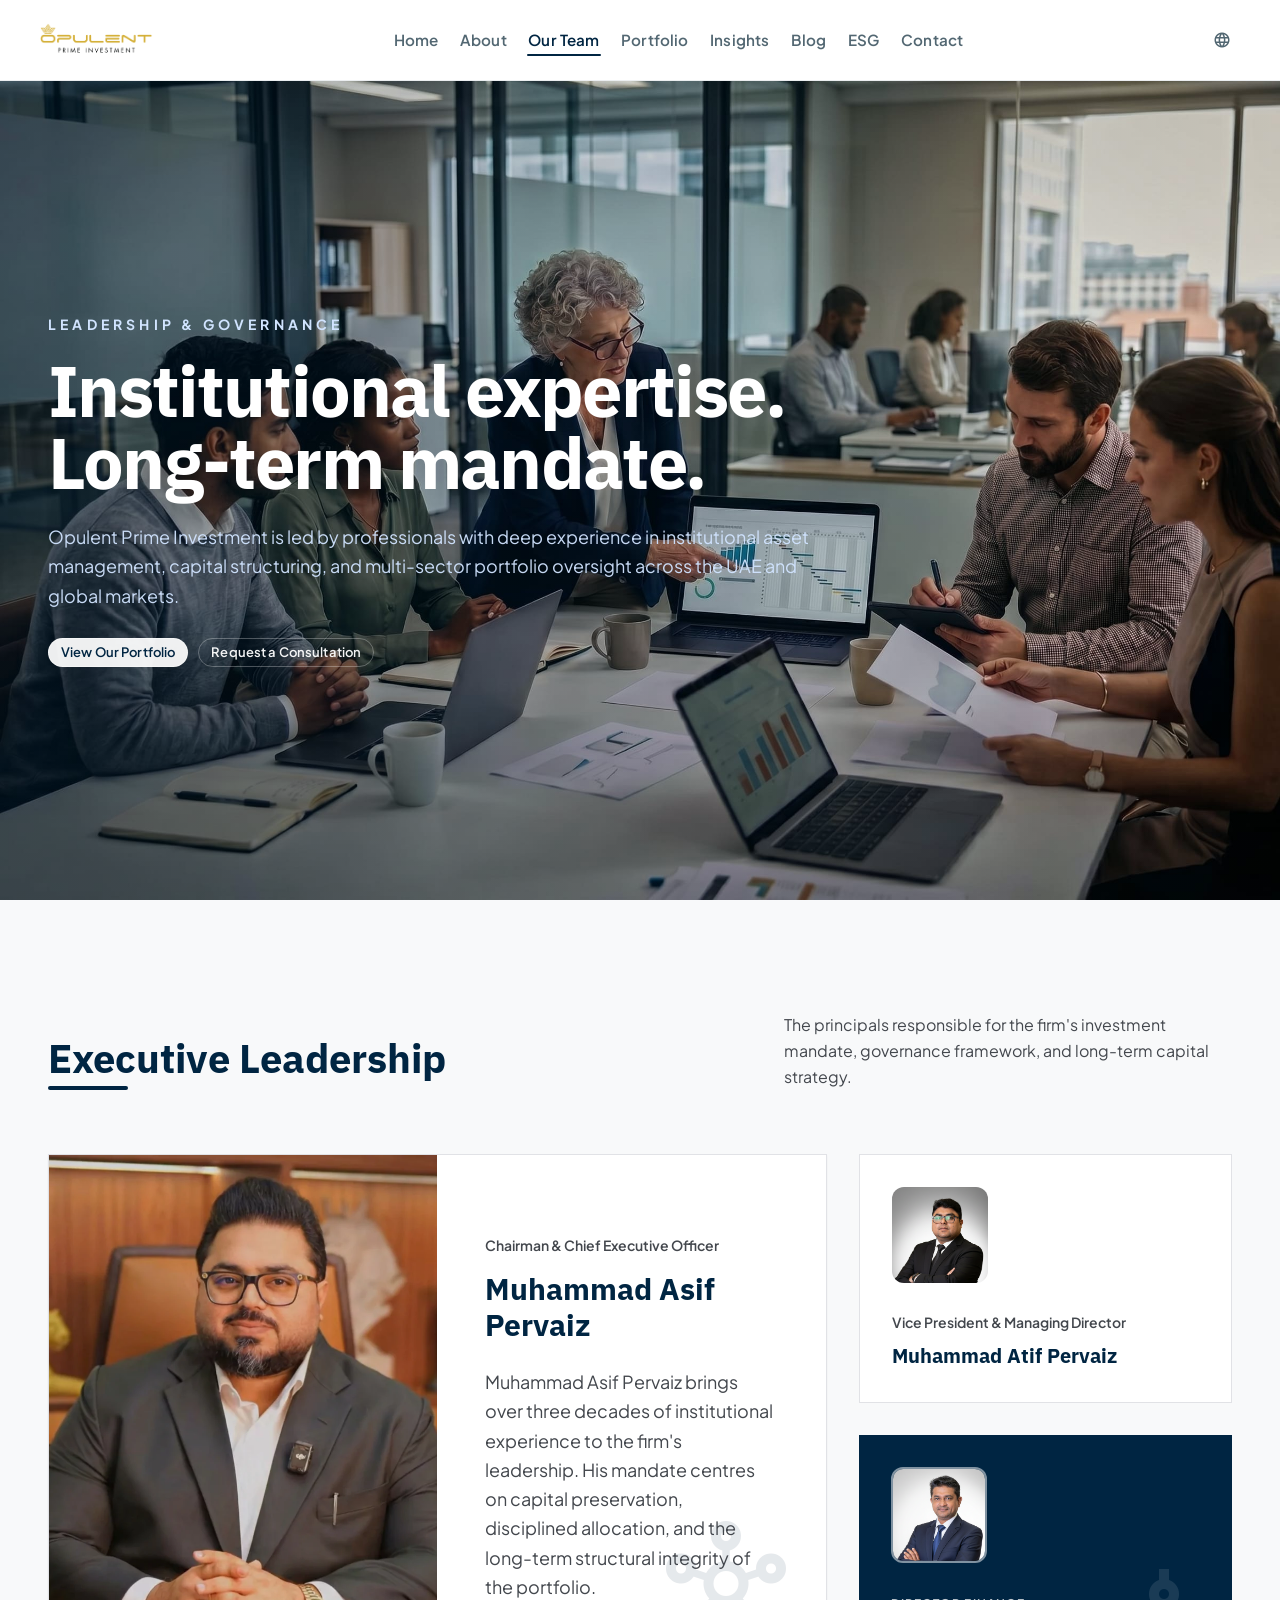
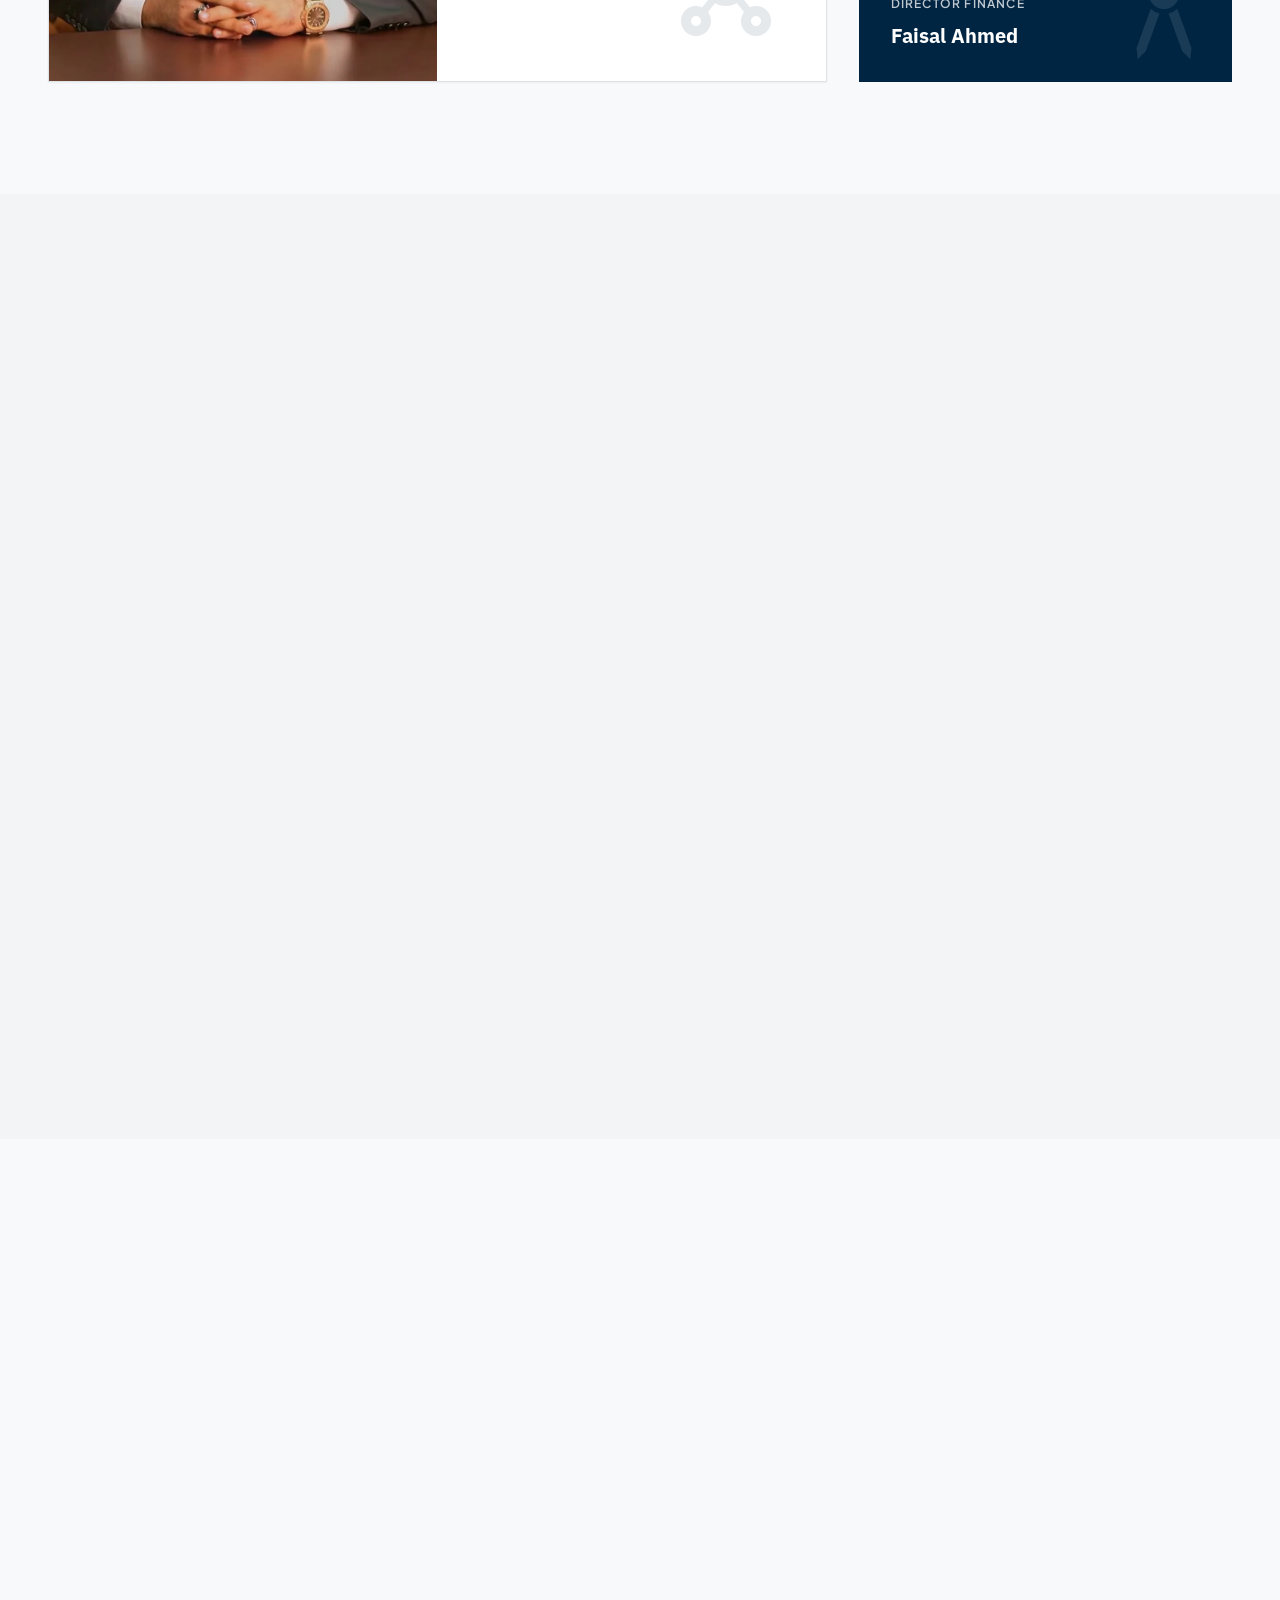
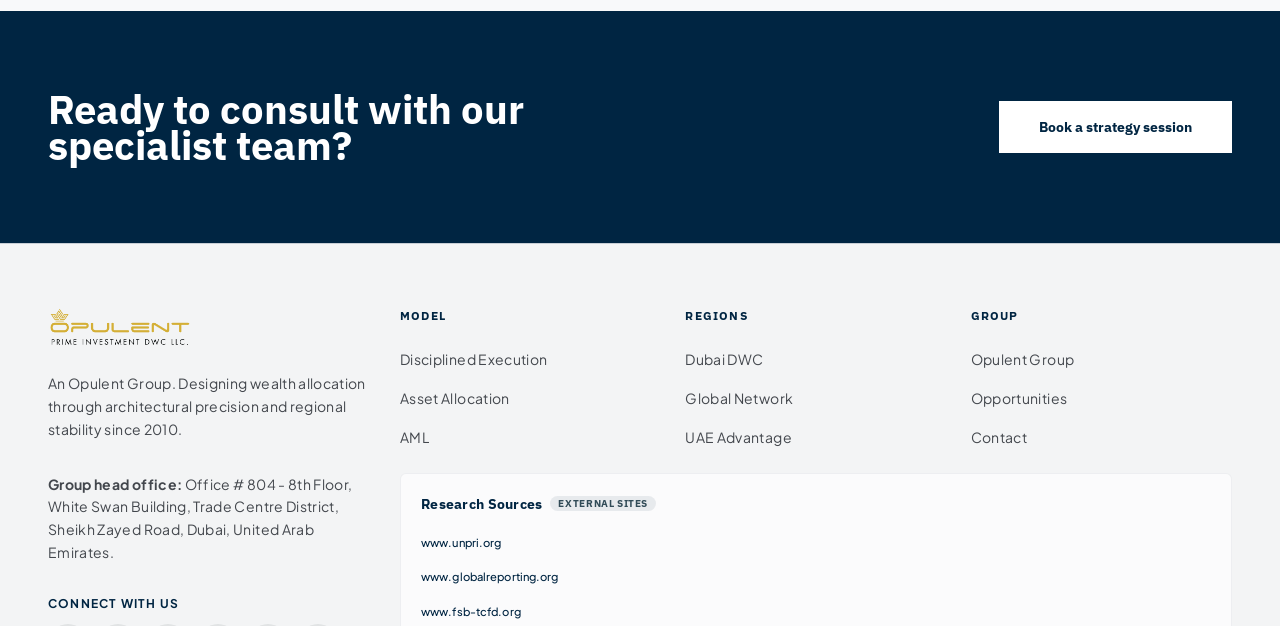
<file: teams.html>
<!DOCTYPE html>

<html class="light scroll-smooth" lang="en">

<head>
    <meta charset="utf-8" />
    <meta content="width=device-width, initial-scale=1.0" name="viewport" />
    <title>Our Team | Opulent Prime</title>
    <meta name="description" content="Meet Opulent Prime’s executive leadership and specialist advisors—disciplined governance, strategic execution, and institutional integrity for long-term capital preservation." />
    <link href="assets/images/logos/favicon.png" rel="icon" type="image/png" />
    <link rel="preconnect" href="https://fonts.googleapis.com" />
    <link rel="preconnect" href="https://fonts.gstatic.com" crossorigin />
    <link rel="preload" as="image" href="assets/images/hero/teams_1.jpeg" fetchpriority="high" />
    <link rel="preload"
        href="https://fonts.googleapis.com/css2?family=Plus+Jakarta+Sans:wght@400;500;600;700;800&amp;family=Tajawal:wght@400;500;700;800&amp;family=IBM+Plex+Sans:wght@400;500;600;700;800&amp;display=swap"
        as="style" onload="this.onload=null;this.rel='stylesheet'" />
    <noscript>
        <link href="https://fonts.googleapis.com/css2?family=Plus+Jakarta+Sans:wght@400;500;600;700;800&amp;family=Tajawal:wght@400;500;700;800&amp;family=IBM+Plex+Sans:wght@400;500;600;700;800&amp;display=swap"
            rel="stylesheet" />
    </noscript>
    <link rel="preload" href="https://fonts.googleapis.com/css2?family=Material+Symbols+Outlined:wght,FILL@100..700,0..1&amp;display=swap" as="style" onload="this.rel='stylesheet'" />
    <noscript><link href="https://fonts.googleapis.com/css2?family=Material+Symbols+Outlined:wght,FILL@100..700,0..1&amp;display=swap" rel="stylesheet" /></noscript>
    <link href="assets/css/tailwind.generated.css" rel="stylesheet" />
    <link href="assets/css/styles.css" rel="stylesheet" />
    <link href="assets/css/teams.css" rel="stylesheet" />
</head>

<body
    class="teams-page bg-surface text-on-surface font-body selection:bg-primary-fixed selection:text-on-primary-fixed overflow-x-hidden">
    <header class="site-header font-headline tracking-tight" data-site-header></header>
    <main>
        <section class="relative hero-fit-screen flex items-center overflow-hidden bg-primary" id="team-hero">
            <div class="absolute inset-0 z-0">
                <img alt="" class="h-full w-full object-cover object-top"
                    src="assets/images/hero/teams_1.jpeg" fetchpriority="high" decoding="async" width="2200"
                    height="1228" />
                <div class="absolute inset-0 bg-gradient-to-r from-primary/30 via-primary/15 to-transparent"
                    aria-hidden="true"></div>
            </div>
            <div class="relative z-10 max-w-screen-2xl mx-auto px-6 md:px-12 w-full">
                <span class="text-primary-fixed uppercase tracking-[0.3em] font-bold text-sm mb-5 block"
                    data-i18n="teamsHeroEyebrow">The architects of wealth</span>
                <h1 class="font-headline text-5xl md:text-7xl font-extrabold text-white max-w-5xl mb-6 tracking-tight block"
                    data-i18n-html="teamsHeroTitle">Expertise<br>
                    driven by<br>
                    institutional integrity.</h1>
                <p class="text-lg leading-relaxed text-primary-fixed/95 max-w-3xl" data-i18n="teamsHeroText">
                    Meet the visionary leaders and specialist advisors dedicated to safeguarding and accelerating your
                    legacy through Opulent Prime's disciplined capital and architectural wealth strategy.
                </p>
                <div class="hero-cta-row">
                    <a class="hero-cta hero-cta--primary rounded-full" href="#management" data-i18n="teamsHeroPrimary">Institutional Governance</a>
                    <a class="hero-cta hero-cta--secondary inline-flex items-center gap-2 rounded-full border border-white/25 bg-white/10 px-4 py-2" href="contact.html" data-i18n="teamsHeroSecondary">
                        <span class="material-symbols-outlined text-base" aria-hidden="true">groups</span>
                        Advisory-led Execution
                    </a>
                </div>
            </div>
        </section>

        <section class="py-20 md:py-28 bg-surface" id="management" data-cv>
            <div class="max-w-[1440px] mx-auto px-6 md:px-12">
                <div class="mb-12 md:mb-16 flex flex-col gap-6 lg:flex-row lg:items-end lg:justify-between">
                    <div>
                        <h2 class="font-headline text-3xl md:text-4xl font-bold text-primary mb-2"
                            data-i18n="teamsSectionExec">Executive leadership</h2>
                        <div class="h-1 w-20 bg-primary rounded-full" aria-hidden="true"></div>
                    </div>
                    <p class="text-on-surface-variant max-w-md text-base leading-relaxed hidden lg:block"
                        data-i18n="teamsExecBlurb">
                        The core architects of Opulent Prime, steering the firm toward precision-based growth and
                        generational stability.
                    </p>
                </div>
                <div class="grid grid-cols-1 gap-8 md:grid-cols-12">
                    <div
                        class="md:col-span-8 group relative overflow-hidden border border-outline-variant/50 bg-surface-container-lowest shadow-sm">
                        <div class="relative z-10 grid h-full md:grid-cols-2">
                            <div class="relative aspect-[4/5] overflow-hidden md:aspect-auto">
                                <img class="h-full w-full object-cover"
                                    alt="Muhammad Asif Pervaiz" src="assets/teams/Managemant/ceo.webp" loading="lazy"
                                    decoding="async" />
                            </div>
                            <div class="relative flex flex-col justify-center p-8 md:p-12">
                                <span
                                    class="text-on-surface-variant font-label text-sm font-semibold tracking-normal mb-4"
                                    data-i18n="teamsRole1">Chairman &amp; CEO</span>
                                <h3 class="font-headline text-2xl md:text-3xl font-bold text-primary mb-6" data-i18n="teamsNameCeo">
                                    Muhammad Asif Pervaiz</h3>
                                <p class="text-on-surface-variant leading-relaxed" data-i18n="teamsCeoBio">
                                    With over three decades of institutional experience, Muhammad Asif Pervaiz
                                    architected the firm’s foundational principles of stability and disciplined risk
                                    management.
                                </p>
                            </div>
                        </div>
                        <div class="pointer-events-none absolute bottom-0 end-0 z-0 h-32 w-32 sm:h-40 sm:w-40"
                            aria-hidden="true">
                            <span
                                class="material-symbols-outlined text-[120px] leading-none text-primary/10">hub</span>
                        </div>
                    </div>
                    <div class="md:col-span-4 flex flex-col gap-8">
                        <div
                            class="flex-1 border border-outline-variant/50 bg-surface-container-lowest p-8 transition-colors hover:border-primary/35 group">
                            <div class="mb-6 h-24 w-24 overflow-hidden rounded-full">
                                <img class="h-full w-full object-cover"
                                    alt="Muhammad Atif Pervaiz"
                                        src="assets/teams/Managemant/AtifMuhammadPervaiz.png" loading="lazy"
                                        decoding="async" />
                            </div>
                            <span
                                class="text-on-surface-variant font-label text-sm font-semibold tracking-normal"
                                data-i18n="teamsRole2">VP Managing Director</span>
                            <h3 class="font-headline text-xl font-bold text-primary mt-2" data-i18n="teamsNameVp">
                                Muhammad Atif Pervaiz</h3>
                        </div>
                        <div class="group relative flex-1 overflow-hidden bg-primary p-8 text-white">
                            <div class="relative z-10">
                                <div class="mb-6 h-24 w-24 overflow-hidden rounded-full border-2 border-white/50">
                                    <img class="h-full w-full object-cover" alt="Faisal Ahmed"
                                        src="assets/teams/Managemant/FaisalAhmed.png" loading="lazy" decoding="async" />
                                </div>
                                <span class="text-white/75 font-label text-xs font-semibold uppercase tracking-widest"
                                    data-i18n="teamsRole3">Director Finance</span>
                                <h3 class="font-headline text-xl font-bold mt-2">Faisal Ahmed</h3>
                            </div>
                            <div class="pointer-events-none absolute bottom-0 right-0 h-32 w-32 opacity-10">
                                <span class="material-symbols-outlined text-[120px] text-white"
                                    aria-hidden="true">architecture</span>
                            </div>
                        </div>
                    </div>
                </div>
            </div>
        </section>

        <section class="bg-surface-container-low py-20 md:py-28" id="investment" data-cv>
            <div class="max-w-[1440px] mx-auto px-6 md:px-12">
                <div class="mb-12 max-w-2xl md:mb-14">
                    <span class="text-primary font-headline font-bold uppercase tracking-[0.3em] text-sm block"
                        data-i18n="teamsADIntro">Specialist strategists</span>
                    <h2 class="font-headline text-3xl md:text-4xl font-bold text-primary mt-2"
                        data-i18n="teamsSectionAD">Associate Directors</h2>
                    <p class="text-on-surface-variant mt-4 text-base leading-relaxed" data-i18n="teamsADBlurb">
                        Cross-functional leaders anchoring research, allocation, and regulatory alignment across the
                        firm&apos;s investment lifecycle.
                    </p>
                </div>
                <ul class="associate-grid" role="list">
                    <li class="associate-card group">
                        <div class="associate-card__media">
                            <img class="associate-card__img"
                                src="assets/teams/Investment/Ibtissam%20Amiri.png"
                                alt="Ibtissam Amiri, Investment" width="640" height="800" loading="lazy"
                                decoding="async" />
                            <div class="associate-card__shine" aria-hidden="true"></div>
                            <div class="pointer-events-none absolute inset-x-0 bottom-0 p-4 sm:p-5">
                                <div class="w-full text-start">
                                    <h3 class="font-headline text-lg font-bold text-white md:text-xl">Ibtissam Amiri</h3>
                                    <p class="mt-1 text-sm text-white/90" data-i18n="teamsAD1Focus">Strategic asset allocation</p>
                                </div>
                            </div>
                        </div>
                    </li>
                    <li class="associate-card group">
                        <div class="associate-card__media">
                            <img class="associate-card__img" src="assets/teams/Investment/Samar Eid Elkotb.png"
                                alt="Samar Eid Elkotb, Investment" width="640" height="800" loading="lazy"
                                decoding="async" />
                            <div class="associate-card__shine" aria-hidden="true"></div>
                            <div class="pointer-events-none absolute inset-x-0 bottom-0 p-4 sm:p-5">
                                <div class="w-full text-start">
                                    <h3 class="font-headline text-lg font-bold text-white md:text-xl">Samar Eid Elkotb</h3>
                                    <p class="mt-1 text-sm text-white/90" data-i18n="teamsAD2Focus">Portfolio management</p>
                                </div>
                            </div>
                        </div>
                    </li>
                    <li class="associate-card group">
                        <div class="associate-card__media">
                            <img class="associate-card__img" src="assets/teams/Investment/Catherine.png"
                                alt="Nakisitu Catherine" width="640" height="800" loading="lazy"
                                decoding="async" />
                            <div class="associate-card__shine" aria-hidden="true"></div>
                            <div class="pointer-events-none absolute inset-x-0 bottom-0 p-4 sm:p-5">
                                <div class="w-full text-start">
                                    <h3 class="font-headline text-lg font-bold text-white md:text-xl">Nakisitu Catherine</h3>
                                    <p class="mt-1 text-sm text-white/90" data-i18n="teamsAD3Focus">Institutional advisory</p>
                                </div>
                            </div>
                        </div>
                    </li>
                    <li class="associate-card group">
                        <div class="associate-card__media">
                            <img class="associate-card__img"
                                src="assets/teams/Investment/Nada%20Mohamed%20Abdelmoneem%20Hussien.png"
                                alt="Nada Mohamed" width="640" height="800" loading="lazy"
                                decoding="async" />
                            <div class="associate-card__shine" aria-hidden="true"></div>
                            <div class="pointer-events-none absolute inset-x-0 bottom-0 p-4 sm:p-5">
                                <div class="w-full text-start">
                                    <h3 class="font-headline text-lg font-bold text-white md:text-xl">Nada Mohamed</h3>
                                    <p class="mt-1 text-sm text-white/90" data-i18n="teamsAD4Focus">Economic research</p>
                                </div>
                            </div>
                        </div>
                    </li>
                </ul>
            </div>
        </section>

        <section class="py-20 md:py-28 bg-surface" id="real-estate" data-cv>
            <div class="max-w-[1440px] mx-auto px-6 md:px-12">
                <div class="grid grid-cols-1 items-start gap-12 lg:grid-cols-12 lg:gap-16">
                    <div class="lg:col-span-4 lg:sticky lg:top-32">
                        <span class="text-primary font-headline font-bold uppercase tracking-[0.3em] text-sm block"
                            data-i18n="teamsSMEyebrow">Relationship leadership</span>
                        <h2 class="font-headline text-3xl md:text-4xl font-bold text-primary mt-2"
                            data-i18n="teamsSectionSM">Client Success Managers</h2>
                        <p class="text-on-surface-variant mt-6 text-base leading-relaxed" data-i18n="teamsSMIntro">
                            Our client success leadership ensures that every relationship is seamless, professional, and
                            aligned with long-term capital objectives.
                        </p>
                        <div class="mt-8 flex items-center gap-4">
                            <div class="h-1 w-12 bg-primary rounded-full" aria-hidden="true"></div>
                            <span class="font-headline text-sm font-bold text-primary"
                                data-i18n="teamsSMLiaison">Dedicated liaison</span>
                        </div>
                    </div>
                    <div class="lg:col-span-8 grid grid-cols-1 gap-6 sm:grid-cols-2 sm:gap-8 lg:grid-cols-4 lg:gap-5">
                        <div class="group cursor-default min-w-0">
                            <div
                                class="relative aspect-[3/4] w-full overflow-hidden bg-surface-container-highest">
                                <img class="h-full w-full object-cover transition-all duration-700 grayscale group-hover:grayscale-0 group-hover:scale-105"
                                    alt="Nilakshi Makarand Bhalerao"
                                    src="assets/teams/Real%20Estate/Nilakshi%20Makarand%20Bhalerao.jpg" />
                                <div
                                    class="pointer-events-none absolute inset-x-0 bottom-0 bg-gradient-to-t from-primary/95 via-primary/45 to-transparent pt-16 pb-4 ps-4 pe-0 sm:pt-20 sm:pb-5 sm:ps-5">
                                    <div
                                        class="ms-auto w-[min(100%,16rem)] max-w-full text-start">
                                        <h4
                                            class="font-headline text-base font-bold leading-tight text-white sm:text-lg lg:text-sm xl:text-base">
                                            <span>Nilakshi Makarand Bhalerao</span></h4>
                                        <p class="mt-1.5 text-sm font-medium text-white/90"
                                            data-i18n="teamsSM1Role">Regional Sales Manager</p>
                                    </div>
                                </div>
                            </div>
                        </div>
                        <div class="group cursor-default min-w-0">
                            <div
                                class="relative aspect-[3/4] w-full overflow-hidden bg-surface-container-highest">
                                <img class="h-full w-full object-cover transition-all duration-700 grayscale group-hover:grayscale-0 group-hover:scale-105"
                                    alt="Mohammed Boulahlib"
                                    src="assets/teams/Real%20Estate/Mohammed%20Boulahlib.png" />
                                <div
                                    class="pointer-events-none absolute inset-x-0 bottom-0 bg-gradient-to-t from-primary/95 via-primary/45 to-transparent pt-16 pb-4 ps-4 pe-0 sm:pt-20 sm:pb-5 sm:ps-5">
                                    <div
                                        class="ms-auto w-[min(100%,16rem)] max-w-full text-start">
                                        <h4
                                            class="font-headline text-base font-bold leading-tight text-white sm:text-lg lg:text-sm xl:text-base">
                                            <span>Mohammed Boulahlib</span></h4>
                                        <p class="mt-1.5 text-sm font-medium text-white/90"
                                            data-i18n="teamsSM2Role">Institutional partnerships
                                        </p>
                                    </div>
                                </div>
                            </div>
                        </div>
                    </div>
                </div>
            </div>
        </section>

        <section class="bg-primary py-16 md:py-20" id="site-cta-band">
            <div
                class="max-w-[1440px] mx-auto flex flex-col items-center justify-between gap-8 px-6 text-center md:flex-row md:px-12 md:text-left">
                <h2 class="font-headline text-2xl font-bold text-white md:max-w-xl md:text-3xl"
                    data-i18n="bandCtaTitle">The strategy is only as strong as the people behind it.</h2>
                <a class="inline-flex bg-white px-10 py-4 font-headline text-sm font-bold text-primary transition-all duration-300 hover:bg-surface-container-low"
                    href="contact.html" data-i18n="bandCtaButton">Speak With Our Team</a>
            </div>
        </section>
    </main>

    <footer data-site-footer></footer>
    <script src="js/site.js" defer></script>
    <script src="js/teams.js" defer></script>
</body>

</html>
</file>
<file: assets/css/styles.css>
/**
 * Global site styles: base typography, shared heroes, header/footer, navigation,
 * language switcher, RTL, and responsive rules. Page-specific: see `assets/css/*.css`
 * (e.g. index.css, teams.css) loaded after this file in each HTML page.
 */
:root {
    --font-base: "UAEDirham", "Plus Jakarta Sans", sans-serif, "saudi_riyal";
    --font-ibm-plex: "Ibm Plex Sans", "UAEDirham", sans-serif, "saudi_riyal";
    --font-base-ar: "UAEDirham", "Tajawal", sans-serif, "saudi_riyal";
}

html {
    --site-header-height: 80px;
    --site-nav-bottom: 80px;
    scroll-behavior: smooth;
    overflow-x: hidden;
}

body {
    font-family: var(--font-base);
    overflow-x: hidden;
    max-width: 100%;
    font-size: clamp(14px, 1.8vw, 18px);
}

/* Performance: skip rendering work for below-the-fold sections. */
@supports (content-visibility: auto) {
    section[data-cv] {
        content-visibility: auto;
        contain-intrinsic-size: 1px 900px;
    }
}

/* GPU-composite hero carousel and animated elements. */
.hero-carousel,
.hero-slide {
    will-change: opacity;
}

.hero-carousel-control--prev,
.hero-carousel-control--next {
    will-change: transform;
}

h1,
h2,
h3,
h4,
.font-headline,
.headline {
    font-family: var(--font-ibm-plex);
}

.material-symbols-outlined {
    font-variation-settings: 'FILL' 0, 'wght' 400, 'GRAD' 0, 'opsz' 24;
}

/* Fluid typography scale for readability across devices. */
#hero h1,
#about-us h1,
#insight-hero h1,
#portfolio-hero h1,
#esg-hero h1 {
    font-size: clamp(28px, 6vw, 64px) !important;
    line-height: 1.1;
}

#hero p,
#about-us p,
#insight-hero p,
#portfolio-hero p,
#esg-hero p {
    font-size: clamp(14px, 2.5vw, 20px) !important;
    line-height: 1.6;
}

/* Minimal hero CTAs and meta chips (shared across dark hero bands) */
.hero-cta-row {
    margin-top: 1.5rem;
    display: flex;
    flex-wrap: wrap;
    gap: 0.5rem 0.625rem;
}

@media (min-width: 768px) {
    .hero-cta-row {
        margin-top: 1.75rem;
    }
}

.hero-cta {
    display: inline-flex;
    align-items: center;
    justify-content: center;
    padding: 0.3125rem 0.75rem;
    border-radius: 9999px;
    border: 1px solid rgba(255, 255, 255, 0.28);
    font-size: 0.8125rem;
    font-weight: 600;
    line-height: 1.3;
    letter-spacing: 0.01em;
    text-decoration: none;
    transition: background-color 0.2s ease, color 0.15s ease, border-color 0.15s ease;
}

.hero-cta--primary {
    background: rgba(255, 255, 255, 0.93);
    color: #002542;
    border-color: rgba(255, 255, 255, 0.42);
}

.hero-cta--primary:hover {
    background: #fff;
}

.hero-cta--secondary {
    color: rgba(255, 255, 255, 0.95);
    background: transparent;
}

.hero-cta--secondary:hover {
    background: rgba(255, 255, 255, 0.08);
}

.hero-chip-row {
    margin-top: 1.25rem;
    display: flex;
    flex-wrap: wrap;
    align-items: center;
    gap: 0.35rem 0.5rem;
}

.hero-chip {
    display: inline-flex;
    align-items: center;
    gap: 0.3rem;
    padding: 0.1875rem 0.5rem;
    border-radius: 9999px;
    font-size: 0.6875rem;
    font-weight: 500;
    letter-spacing: 0.02em;
    line-height: 1.35;
    border: 1px solid rgba(255, 255, 255, 0.28);
    background: rgba(255, 255, 255, 0.06);
    color: rgba(255, 255, 255, 0.9);
}

.hero-chip .material-symbols-outlined {
    font-size: 0.8125rem;
    line-height: 1;
    opacity: 0.88;
}

main section h2 {
    font-size: clamp(22px, 4vw, 40px) !important;
}

#hero .col-span-12,
#about-us .max-w-3xl,
#insight-hero .max-w-3xl,
#portfolio-hero .max-w-3xl {
    max-width: 600px;
}

.glass-card {
    background: rgba(248, 249, 250, 0.6);
    backdrop-filter: blur(12px);
}

.site-header {
    position: fixed;
    top: 0;
    left: 0;
    width: 100%;
    z-index: 900;
    backdrop-filter: blur(10px);
    background: rgba(255, 255, 255, 0.96);
    border-bottom: 1px solid rgba(0, 37, 66, 0.08);
}

.dark .site-header {
    background: rgba(15, 23, 42, 0.92);
    border-bottom-color: rgba(148, 163, 184, 0.12);
}

.dark .lang-switcher__icon,
.dark .lang-switcher__trigger {
    color: #94a3b8;
}

.dark .lang-switcher__trigger:hover {
    color: #f1f5f9;
    background: rgba(148, 163, 184, 0.12);
}

.dark .lang-switcher.is-open .lang-switcher__trigger {
    color: #f1f5f9;
    background: rgba(148, 163, 184, 0.18);
}

[data-site-header] {
    position: fixed;
    top: 0;
    left: 0;
    width: 100%;
    z-index: 900;
}

main {
    padding-top: var(--site-header-height);
}

/* Mega sub-nav: smooth open/close (no display toggle — it cannot animate). */
.site-header-nav .group .site-mega-dropdown {
    position: fixed;
    left: 0;
    right: 0;
    top: var(--site-nav-bottom);
    z-index: 40;
    opacity: 0;
    visibility: hidden;
    pointer-events: none;
    transform: translateY(-12px);
    transition:
        opacity 0.22s ease,
        transform 0.22s ease,
        visibility 0.22s;
}

.site-header-nav .group:hover .site-mega-dropdown,
.site-header-nav .group:focus-within .site-mega-dropdown {
    opacity: 1;
    visibility: visible;
    pointer-events: auto;
    transform: translateY(0);
}

/* Mega sub-nav disabled (kept for future enable). */
.site-header.site-mega-disabled .site-mega-dropdown,
.site-header.site-mega-disabled .site-header-nav .group:hover .site-mega-dropdown,
.site-header.site-mega-disabled .site-header-nav .group:focus-within .site-mega-dropdown {
    opacity: 0 !important;
    visibility: hidden !important;
    pointer-events: none !important;
    transform: translateY(-12px) !important;
}

/* Keep currently opened mega menu visible while header retains hover/focus. */
.site-header.site-mega-locked .site-header-nav .group[data-mega-open='true'] .site-mega-dropdown {
    opacity: 1;
    visibility: visible;
    pointer-events: auto;
    transform: translateY(0);
}

.site-header-nav {
    align-self: stretch;
    font-family: "UAEDirham", "Plus Jakarta Sans", sans-serif;
}

.site-nav-link,
.site-mobile-nav,
.site-mobile-nav__summary,
.site-mobile-nav__summary--link {
    font-family: "UAEDirham", "Plus Jakarta Sans", sans-serif;
}

/* After clicking a mega-menu link, close until pointer leaves nav. */
.site-header.site-mega-force-hide .site-mega-dropdown,
.site-header.site-mega-force-hide .site-header-nav .group:hover .site-mega-dropdown,
.site-header.site-mega-force-hide .site-header-nav .group:focus-within .site-mega-dropdown {
    opacity: 0 !important;
    visibility: hidden !important;
    pointer-events: none !important;
    transform: translateY(-12px) !important;
}

.site-brand {
    white-space: nowrap;
    display: inline-flex;
    align-items: center;
    min-width: 0;
}

/* Navbar logo sizing (scoped to header brand only). */
.site-brand img {
    height: clamp(28px, 4vw, 52px);
    width: auto;
    max-width: min(52vw, 240px);
    object-fit: contain;
    display: block;
}

@media (min-width: 640px) {
    .site-brand img {
        max-width: min(46vw, 300px);
    }
}

@media (min-width: 1024px) {
    .site-brand img {
        /* Laptops (1024–1439): slightly smaller so nav has room. */
        height: 34px;
        max-width: 380px;
    }
}

@media (min-width: 1440px) {
    .site-brand img {
        height: 44px;
        max-width: 440px;
    }
}

@media (min-width: 1920px) {
    .site-brand img {
        height: 68px;
        max-width: 560px;
    }
}

.site-nav-link {
    position: relative;
    display: inline-flex;
    align-items: center;
    gap: 0.25rem;
    min-height: 2.25rem;
    padding: 0.4rem 0.55rem;
    border-radius: 0;
    color: #526772;
    font-size: 0.95rem;
    font-weight: 600;
    letter-spacing: 0.01em;
    transition: color 150ms ease;
}

.site-nav-link:hover {
    color: #002542;
    background: transparent;
}

.site-nav-link.is-active {
    color: #002542;
    font-weight: 600;
    background: transparent;
    box-shadow: none;
}

.site-nav-link.is-active::after {
    content: "";
    position: absolute;
    left: 0.45rem;
    right: 0.45rem;
    bottom: 0.1rem;
    height: 2px;
    background: #002542;
    border-radius: 1px;
}

.site-nav-link.is-active .material-symbols-outlined {
    color: #002542;
    font-variation-settings: 'FILL' 0, 'wght' 400, 'GRAD' 0, 'opsz' 20;
}

.site-footer {
    border-top: 1px solid rgba(0, 37, 66, 0.18);
}

.site-footer-social {
    display: flex;
    flex-wrap: wrap;
    gap: 0.625rem;
    max-width: 20rem;
}

.site-footer-social__link {
    width: 2.5rem;
    height: 2.5rem;
    border-radius: 9999px;
    display: inline-flex;
    align-items: center;
    justify-content: center;
    color: #002542;
    background: #e1e3e4;
    transition: background-color 0.15s ease, color 0.15s ease, transform 0.15s ease;
}

.site-footer-social__link:hover {
    background: #002542;
    color: #ffffff;
    transform: translateY(-1px);
}

.dark .site-footer-social__link {
    color: #e2e8f0;
    background: rgba(148, 163, 184, 0.2);
}

.dark .site-footer-social__link:hover {
    background: #3b82f6;
    color: #ffffff;
}

.site-footer-social__icon {
    width: 1.125rem;
    height: 1.125rem;
    flex-shrink: 0;
}

.site-footer-links a {
    overflow-wrap: anywhere;
    word-break: break-word;
}

.site-footer-research-link {
    font-size: 0.7rem;
    line-height: 1.3;
    font-weight: 500;
    letter-spacing: 0.01em;
    color: #002542;
    overflow-wrap: normal;
    word-break: normal;
}

.site-footer-research-link__url {
    white-space: nowrap;
}

.site-footer-research-link:hover {
    color: #001a2f;
}

.dark .site-footer-research-link {
    color: #93c5fd;
}

.dark .site-footer-research-link:hover {
    color: #bfdbfe;
}

.site-footer-research__title {
    display: flex;
    align-items: center;
    flex-wrap: wrap;
    gap: 0.5rem;
    text-transform: none;
    letter-spacing: 0.02em;
}

.site-footer-research__tag {
    display: inline-flex;
    align-items: center;
    padding: 0.15rem 0.5rem;
    border-radius: 999px;
    font-size: 0.64rem;
    line-height: 1;
    letter-spacing: 0.06em;
    text-transform: uppercase;
    color: #314b57;
    background: rgba(0, 37, 66, 0.08);
}

.dark .site-footer-research__tag {
    color: #dbeafe;
    background: rgba(96, 165, 250, 0.18);
}

@media (max-width: 1023px) {
    .site-footer-top {
        padding-top: 2.8rem !important;
        padding-bottom: 2.8rem !important;
        padding-left: 1rem !important;
        padding-right: 1rem !important;
    }

    .site-footer-research {
        padding: 0.8rem 0.9rem;
    }

    .site-footer p {
        font-size: 0.78rem !important;
        line-height: 1.48;
    }

    .site-footer-links h4 {
        font-size: 0.66rem !important;
        margin-bottom: 0.72rem !important;
    }

    .site-footer-links a {
        font-size: 0.7rem !important;
        line-height: 1.3;
    }

    .site-footer-research__title {
        font-size: 0.7rem !important;
    }

    .site-footer-research__tag {
        font-size: 0.52rem;
    }

    .site-footer-research-link {
        font-size: 0.62rem !important;
    }

    .site-footer [data-i18n="footerBottom"] {
        font-size: 0.66rem !important;
        line-height: 1.35;
    }

    .site-footer [data-i18n="footerText"],
    .site-footer [data-i18n="footerAddress"] {
        font-size: 0.66rem !important;
        line-height: 1.4;
    }

    .site-footer .site-footer-legal a {
        font-size: 0.65rem !important;
        line-height: 1.3;
    }
}

@media (max-width: 767px) {
    .site-footer p {
        font-size: 0.78rem !important;
        line-height: 1.5;
    }

    .site-footer-links h4 {
        font-size: 0.65rem !important;
        letter-spacing: 0.14em;
        margin-bottom: 0.7rem !important;
    }

    .site-footer-research__title {
        font-size: 0.72rem !important;
        letter-spacing: 0.02em !important;
        margin-bottom: 0.55rem !important;
    }

    .site-footer-research__tag {
        font-size: 0.55rem;
        padding: 0.12rem 0.42rem;
    }

    .site-footer-links a {
        font-size: 0.8rem !important;
        line-height: 1.4;
    }

    .site-footer-research-link {
        font-size: 0.64rem !important;
    }

    .site-footer-links ul {
        gap: 0.55rem;
    }

    .site-footer-links .text-\[11px\] {
        font-size: 0.62rem !important;
        letter-spacing: 0.12em;
    }

    .site-footer-top {
        padding-top: 2.1rem !important;
        padding-bottom: 2.1rem !important;
        padding-left: 0.9rem !important;
        padding-right: 0.9rem !important;
        gap: 1.25rem;
    }

    .site-footer-links {
        width: 100%;
        gap: 1rem;
    }

    .site-footer-links > div {
        width: 100%;
    }

    .site-footer-research {
        padding: 0.7rem 0.8rem;
    }

    .site-footer .site-footer-legal {
        width: 100%;
        justify-content: flex-start;
    }
}

.site-mobile-menu-button {
    border: 0;
    background: transparent;
    width: 2.25rem;
    height: 2.25rem;
    border-radius: 0.5rem;
    display: inline-flex;
    align-items: center;
    justify-content: center;
    color: #002542;
    display: none;
    position: relative;
}

.site-mobile-menu-button::after {
    content: "";
    position: absolute;
    left: 50%;
    top: 50%;
    width: 44px;
    height: 44px;
    transform: translate(-50%, -50%);
    border-radius: 0.75rem;
}

.site-mobile-menu-button:hover {
    background: rgba(0, 37, 66, 0.06);
}

.lang-switcher {
    padding: 0 !important;
    background: transparent !important;
    border: 0 !important;
}

.site-mobile-menu {
    position: fixed;
    top: 0;
    right: 0;
    height: 100vh;
    width: 100%;
    background: rgba(7, 36, 71, 0.95);
    backdrop-filter: blur(8px);
    z-index: 9999;
    opacity: 0;
    pointer-events: none;
    transition: opacity 180ms ease;
    display: none;
}

.site-mobile-menu.is-open {
    opacity: 1;
    pointer-events: auto;
}

@media (max-width: 1023px) {
    html {
        --site-header-height: 68px;
    }

    .site-header-nav {
        display: none !important;
    }

    .site-mobile-menu-button {
        display: inline-flex !important;
    }

    .site-mobile-menu {
        display: block;
    }

    .site-header-shell {
        padding: 10px 16px;
        height: auto;
        min-height: 4rem;
    }

    .site-header-actions {
        justify-content: flex-end;
        align-items: center;
    }

    .site-header-actions [data-i18n="navCta"] {
        display: none !important;
    }
}

@media (min-width: 1024px) and (max-width: 1366px) {
    .site-header-actions [data-i18n="navCta"] {
        font-size: 0.78rem;
        padding-left: 1rem;
        padding-right: 1rem;
    }

    /* Small laptops: keep research card on its own bottom row. */
    .site-footer-links {
        width: 100%;
        grid-template-columns: repeat(3, minmax(0, 1fr)) !important;
        gap: 1.5rem !important;
    }

    .site-footer-research {
        grid-column: 1 / -1;
        max-width: 100%;
    }
}

.site-mobile-menu__panel {
    position: absolute;
    top: 0;
    right: 0;
    display: flex;
    flex-direction: column;
    width: min(80vw, 26rem);
    height: 100%;
    max-height: 100dvh;
    background: #ffffff;
    box-shadow: -10px 0 30px rgba(15, 23, 42, 0.18);
    padding: 1rem;
    transform: translateX(100%);
    transition: transform 0.3s ease;
    box-sizing: border-box;
}

html[dir="rtl"] .site-mobile-menu__panel {
    right: auto;
    left: 0;
    box-shadow: 10px 0 30px rgba(15, 23, 42, 0.18);
    transform: translateX(-100%);
}

.site-mobile-menu.is-open .site-mobile-menu__panel {
    transform: translateX(0);
}

.site-mobile-menu__scroll {
    flex: 1 1 auto;
    min-height: 0;
    overflow-y: auto;
    overflow-x: hidden;
    -webkit-overflow-scrolling: touch;
    overscroll-behavior: contain;
}

.site-mobile-menu__foot {
    flex-shrink: 0;
    margin-top: auto;
    padding-top: 1rem;
    border-top: 1px solid rgba(0, 37, 66, 0.1);
}

.site-mobile-menu__social-label {
    font-size: 0.7rem;
    font-weight: 700;
    letter-spacing: 0.12em;
    text-transform: uppercase;
    color: #526772;
    margin-bottom: 0.65rem;
}

.site-mobile-menu__social {
    max-width: 100%;
    gap: 0.5rem;
}

.site-mobile-menu__head {
    display: flex;
    align-items: center;
    justify-content: space-between;
    gap: 0.75rem;
    flex-shrink: 0;
    margin-bottom: 0.75rem;
    text-align: start;
}

.site-mobile-menu__title {
    font-weight: 700;
    color: #002542;
    letter-spacing: 0.03em;
    text-align: start;
    unicode-bidi: isolate;
}

.site-mobile-menu__close {
    border: 1px solid rgba(195, 198, 206, 0.6);
    background: #ffffff;
    width: 2.5rem;
    height: 2.5rem;
    border-radius: 0.65rem;
    display: inline-flex;
    align-items: center;
    justify-content: center;
    color: #002542;
}

.site-mobile-nav {
    display: flex;
    flex-direction: column;
    gap: 0.5rem;
    text-align: start;
    direction: inherit;
}

html[dir="rtl"] .site-mobile-nav,
html[dir="rtl"] .site-mobile-menu__scroll,
html[dir="rtl"] .site-mobile-menu__foot {
    font-family: var(--font-base-ar);
    text-align: start;
}

html[dir="rtl"] .site-mobile-nav__summary,
html[dir="rtl"] .site-mobile-nav__sublink,
html[dir="rtl"] .site-mobile-nav__tertiary,
html[dir="rtl"] .site-mobile-nav__summary--link {
    text-align: start;
    unicode-bidi: plaintext;
}

.site-mobile-nav__link,
.site-mobile-nav__summary,
.site-mobile-nav__sublink,
.site-mobile-nav__tertiary {
    display: flex;
    align-items: center;
    min-height: 44px;
    text-decoration: none;
    color: #1f2937;
}

.site-mobile-nav__details {
    border: 1px solid rgba(195, 198, 206, 0.45);
    border-radius: 0.75rem;
    overflow: hidden;
}

.site-mobile-nav__summary {
    list-style: none;
    cursor: pointer;
    padding: 0.75rem 0.95rem;
    font-weight: 650;
    background: #f8fafc;
}

.site-mobile-nav__summary::-webkit-details-marker {
    display: none;
}

.site-mobile-nav__summary--link {
    text-decoration: none;
}

.site-mobile-nav__group {
    padding: 0.4rem;
    display: flex;
    flex-direction: column;
    gap: 0.25rem;
}

.site-mobile-nav__sublink,
.site-mobile-nav__tertiary {
    padding: 0.65rem 0.75rem;
    border-radius: 0.55rem;
    font-size: 0.9rem;
}

.site-mobile-nav__tertiary {
    padding-left: 1rem;
    font-size: 0.85rem;
    color: #4b5563;
}

.site-mobile-nav__sublink:hover,
.site-mobile-nav__tertiary:hover {
    background: rgba(0, 37, 66, 0.06);
}

.site-mobile-nav__details--nested {
    border: 0;
    border-radius: 0.55rem;
}

.site-mobile-nav__summary--nested {
    background: transparent;
    font-size: 0.9rem;
    font-weight: 600;
    padding: 0.65rem 0.75rem;
}

html.site-mobile-menu-open {
    overflow: hidden;
}

body.site-mobile-menu-open {
    overflow: hidden;
    touch-action: none;
}

body.menu-open {
    overflow: hidden;
}

.dark .site-nav-link {
    color: #94a3b8;
}

.dark .site-nav-link:hover {
    color: #ffffff;
    background: transparent;
}

.dark .site-nav-link.is-active {
    color: #e2e8f0;
    background: transparent;
    box-shadow: none;
}

.dark .site-nav-link.is-active::after {
    background: #abc9ef;
}

.hero-fit-screen {
    min-height: calc(100vh - var(--site-header-height));
    min-height: calc(100svh - var(--site-header-height));
}

.lang-switcher__button {
    border: 0;
    background: transparent;
    color: #4c616c;
    font-size: 0.75rem;
    font-weight: 700;
    letter-spacing: 0.12em;
    padding: 0.55rem 0.85rem;
    border-radius: 999px;
    transition: all 160ms ease;
}

.lang-switcher__icon {
    color: #526772;
    font-size: 1.125rem;
    line-height: 1;
    font-variation-settings: "FILL" 0, "wght" 400, "GRAD" 0, "opsz" 24;
    transition: color 160ms ease;
}

.lang-switcher__button.is-active {
    background: #002542;
    color: #ffffff;
}

.lang-switcher[data-active-lang="ar"] .lang-switcher__icon {
    color: #43474d;
}

.lang-switcher__button:hover {
    color: #002542;
}

.lang-switcher__trigger {
    border: 0;
    background: transparent;
    width: 2.25rem;
    height: 2.25rem;
    border-radius: 0.5rem;
    display: inline-flex;
    align-items: center;
    justify-content: center;
    cursor: pointer;
    padding: 0;
    color: #526772;
    position: relative;
}

.lang-switcher__trigger::after {
    content: "";
    position: absolute;
    left: 50%;
    top: 50%;
    width: 44px;
    height: 44px;
    transform: translate(-50%, -50%);
    border-radius: 0.75rem;
}

.lang-switcher__trigger:hover {
    color: #002542;
    background: rgba(0, 37, 66, 0.06);
}

.lang-switcher__label {
    display: none;
}

.lang-switcher__menu-mobile {
    position: absolute;
    top: calc(100% + 0.4rem);
    right: 0;
    min-width: 9.5rem;
    background: #ffffff;
    border: 1px solid rgba(0, 37, 66, 0.28);
    border-radius: 0.75rem;
    box-shadow: 0 10px 24px rgba(15, 23, 42, 0.14);
    padding: 0.35rem;
    display: none;
    flex-direction: column;
    gap: 0.15rem;
    z-index: 60;
}

.lang-switcher__button--mobile {
    width: 100%;
    justify-content: flex-start;
    border-radius: 0.5rem;
    letter-spacing: 0.04em;
    font-size: 0.8rem;
    padding: 0.5rem 0.7rem;
    color: #002542;
}

.lang-switcher.is-open .lang-switcher__menu-mobile {
    display: flex;
}

.lang-switcher .lang-switcher__button {
    display: none !important;
}

.lang-switcher__menu-mobile .lang-switcher__button {
    display: flex !important;
}

.lang-switcher.is-open .lang-switcher__trigger {
    color: #002542;
    background: rgba(0, 37, 66, 0.08);
}

.lang-switcher__button--mobile:hover,
.lang-switcher__button--mobile.is-active {
    background: rgba(0, 37, 66, 0.12);
    color: #002542;
}

body.is-rtl {
    font-family: var(--font-base-ar);
}

body.is-rtl .font-headline,
body.is-rtl h1,
body.is-rtl h2,
body.is-rtl h3,
body.is-rtl h4 {
    font-family: var(--font-base-ar);
}

body.is-rtl main,
body.is-rtl footer,
body.is-rtl [data-site-header] {
    text-align: right;
}

body.is-rtl .site-header-shell {
    flex-direction: row;
    direction: rtl;
}

body.is-rtl .site-brand {
    order: 1;
}

body.is-rtl .site-header-nav {
    order: 2;
    flex-direction: row;
}

body.is-rtl .site-header-actions {
    order: 3;
    flex-direction: row;
}

body.is-rtl .glass-card,
body.is-rtl .glass-metric {
    direction: rtl;
}

body.is-rtl .hero-metric-card {
    right: auto;
    left: 1.5rem;
}

@media (min-width: 768px) {
    body.is-rtl .hero-metric-card {
        left: 3rem;
    }
}

body.is-rtl .border-l,
body.is-rtl .border-l-4 {
    border-left-width: 0;
}

body.is-rtl .border-l {
    border-right-width: 1px;
}

body.is-rtl .border-l-4 {
    border-right-width: 4px;
}

@media (max-width: 767px) {
    html {
        --site-header-height: 60px;
    }

    .site-header-shell {
        padding: 8px 14px;
        height: auto;
        min-height: 3.5rem;
    }

    .site-brand {
        font-size: 0.98rem;
    }

    .site-header-actions {
        gap: 0.35rem;
    }

    .site-mobile-menu-button {
        width: 2.25rem;
        height: 2.25rem;
    }

    .lang-switcher {
        padding: 0 !important;
    }

    .lang-switcher__trigger {
        width: 2.25rem;
        height: 2.25rem;
        border-radius: 0.65rem;
    }

    .hero-fit-screen {
        min-height: calc(100vh - var(--site-header-height));
        min-height: calc(100svh - var(--site-header-height));
    }

    main {
        overflow-x: hidden;
    }

    main [class*="max-w-"] {
        max-width: 100% !important;
    }

    main .px-6 {
        padding-left: 0.9rem !important;
        padding-right: 0.9rem !important;
    }

    main .md\:px-12 {
        padding-left: 0.9rem !important;
        padding-right: 0.9rem !important;
    }

    main h1 {
        font-size: clamp(28px, 6vw, 64px) !important;
        line-height: 1.1;
    }

    main h2 {
        font-size: clamp(22px, 4vw, 40px) !important;
        line-height: 1.2;
    }

    main h3 {
        font-size: clamp(20px, 3.6vw, 30px) !important;
    }

    main p {
        font-size: clamp(14px, 2.5vw, 20px) !important;
        line-height: 1.6;
    }

    main a,
    main button,
    main input,
    main select,
    main textarea {
        font-size: clamp(14px, 2vw, 16px);
    }

    main section [class*="grid"] {
        gap: 0.8rem;
    }

    main section .text-left,
    main section .lg\:text-left {
        text-align: center;
    }

    #hero .col-span-12,
    #about-us .max-w-3xl,
    #insight-hero .max-w-3xl,
    #portfolio-hero .max-w-3xl {
        margin-left: auto;
        margin-right: auto;
        text-align: center;
        padding-left: 20px;
        padding-right: 20px;
        max-width: 600px;
    }

    main img {
        max-width: 100%;
        height: auto;
    }

    main .rounded-full {
        border-radius: 999px;
    }
}
</file>
<file: assets/css/index.css>
/**
 * index.html — home hero carousel, hero CTAs, optional hero-gradient utility.
 * Load after assets/css/styles.css
 */

.hero-gradient {
    background: linear-gradient(rgba(0, 37, 66, 0.85), rgba(0, 37, 66, 0.6)), url("https://images.unsplash.com/photo-1512453979798-5ea266f8880c?auto=format&fit=crop&q=80&w=2000");
    background-size: cover;
    background-position: center;
}

.hero-carousel {
    /* Ensure carousel fills hero even if Tailwind utilities fail. */
    position: absolute;
    inset: 0;
    z-index: 0;
}

.hero-slide {
    position: absolute;
    inset: 0;
    background-color: #002542;
    opacity: 0;
    transition: opacity 420ms ease;
}

.hero-slide::before {
    content: "";
    position: absolute;
    inset: 0;
    z-index: 1;
    background: linear-gradient(90deg, rgba(0, 37, 66, 0.78) 0%, rgba(0, 37, 66, 0.55) 35%, rgba(0, 37, 66, 0) 70%);
    pointer-events: none;
}

.hero-slide__img {
    position: absolute;
    inset: 0;
    width: 100%;
    height: 100%;
    object-fit: cover;
}

.hero-slide.is-active {
    opacity: 1;
}

.hero-slide.is-before {
    opacity: 0;
}

.hero-slide.is-after {
    opacity: 0;
}

.hero-carousel-control {
    position: absolute;
    bottom: 1.95rem;
    transform: none;
    z-index: 20;
    width: 2.6rem;
    height: 2.6rem;
    border-radius: 999px;
    border: 1px solid rgba(255, 255, 255, 0.35);
    background: rgba(0, 0, 0, 0.28);
    color: #ffffff;
    cursor: pointer;
    transition: background-color 180ms ease;
}

.hero-carousel-control:hover {
    background: rgba(0, 0, 0, 0.48);
}

.hero-carousel-control--prev {
    left: 1.5rem;
}

.hero-carousel-control--next {
    right: 1.5rem;
}

body.is-rtl .hero-carousel-control span[aria-hidden="true"] {
    display: inline-block;
    transform: rotate(180deg);
}

.hero-carousel-dots {
    position: absolute;
    bottom: 1.95rem;
    left: 50%;
    transform: translateX(-50%);
    z-index: 20;
    display: flex;
    align-items: center;
    gap: 0.5rem;
}

.hero-carousel-dot {
    width: 0.65rem;
    height: 0.65rem;
    border-radius: 999px;
    border: 1px solid rgba(255, 255, 255, 0.75);
    background: transparent;
    cursor: pointer;
    position: relative;
}

.hero-carousel-dot::after {
    content: "";
    position: absolute;
    left: 50%;
    top: 50%;
    width: 44px;
    height: 44px;
    transform: translate(-50%, -50%);
    border-radius: 999px;
}

.hero-carousel-dot.is-active {
    background: #ffffff;
}

#hero .hero-cta[data-hero-primary],
#hero .hero-cta[data-hero-secondary] {
    position: relative;
    overflow: hidden;
    transition: transform 280ms cubic-bezier(0.34, 1.56, 0.64, 1), box-shadow 280ms ease, background-color 240ms ease, color 240ms ease;
}

/* Hero section responsive */
@media (max-width: 640px) {
    #hero .hero-cta-row {
        display: flex;
        flex-direction: column;
        gap: 1rem;
        width: 100%;
    }
    
    #hero .hero-cta {
        width: 100%;
        text-align: center;
        justify-content: center;
    }
    
    .hero-carousel-control {
        width: 2rem;
        height: 2rem;
        bottom: 1.5rem;
    }
    
    .hero-carousel-control--prev {
        left: 0.75rem;
    }
    
    .hero-carousel-control--next {
        right: 0.75rem;
    }
    
    .hero-metric-card {
        display: none;
    }
}

@media (min-width: 641px) and (max-width: 1023px) {
    #hero .hero-cta-row {
        display: flex;
        gap: 1rem;
    }
    
    #hero .hero-cta {
        white-space: nowrap;
    }
}

#hero .hero-cta[data-hero-primary]:hover {
    transform: translateY(-3px) scale(1.03);
    box-shadow: 0 12px 32px rgba(0, 0, 0, 0.22);
    background-color: #e8f0f8;
}

#hero .hero-cta[data-hero-primary]:active {
    transform: translateY(0) scale(0.98);
    box-shadow: none;
}

#hero .hero-cta[data-hero-secondary]:hover {
    transform: translateY(-3px) scale(1.03);
    box-shadow: 0 12px 32px rgba(0, 0, 0, 0.18);
    background-color: rgba(255, 255, 255, 0.18);
    border-color: rgba(255, 255, 255, 0.7);
}

#hero .hero-cta[data-hero-secondary]:active {
    transform: translateY(0) scale(0.98);
    box-shadow: none;
}

#hero .hero-cta[data-hero-primary]:hover::after,
#hero .hero-cta[data-hero-secondary]:hover::after {
    opacity: 1;
}

/* UAE Advantage — Arabic RTL fixes */
body.is-rtl #uae-advantage .uae-card {
    border-inline-start: 1px solid rgba(255, 255, 255, 0.2);
    border-inline-end: none;
}

body.is-rtl #uae-advantage .uae-title-logo-row {
    flex-direction: row-reverse;
    justify-content: flex-end;
}

body.is-rtl #uae-advantage [data-i18n="uaeTitlePrefix"],
body.is-rtl #uae-advantage [data-i18n="uaeTitleSuffix"],
body.is-rtl #uae-advantage [data-i18n="uaeText"],
body.is-rtl #uae-advantage [data-i18n="uaeEyebrow"] {
    font-family: var(--font-base-ar);
    text-align: right;
    direction: rtl;
}

body.is-rtl #uae-advantage h3,
body.is-rtl #uae-advantage p {
    font-family: var(--font-base-ar);
    text-align: right;
    direction: rtl;
}

body.is-rtl #uae-advantage .max-w-\[672px\] {
    margin-right: 0;
    margin-left: auto;
}

/* UAE Advantage responsive */
@media (max-width: 767px) {
    #uae-advantage {
        padding: 3rem 0;
    }
    
    #uae-advantage .text-4xl,
    #uae-advantage [data-i18n="uaeTitlePrefix"],
    #uae-advantage [data-i18n="uaeTitleSuffix"] {
        font-size: 1.875rem;
        line-height: 2.25rem;
    }
    
    #uae-advantage .uae-logo {
        height: 2rem;
    }
    
    #uae-advantage .uae-card {
        padding: 1.5rem;
    }
    
    #uae-advantage .uae-card h3 {
        font-size: 1.25rem;
    }
    
    #uae-advantage .uae-card p {
        max-width: 100%;
    }
}

@media (min-width: 768px) and (max-width: 1023px) {
    #uae-advantage {
        padding: 4rem 0;
    }
    
    #uae-advantage .text-4xl,
    #uae-advantage [data-i18n="uaeTitlePrefix"],
    #uae-advantage [data-i18n="uaeTitleSuffix"] {
        font-size: 2.5rem;
        line-height: 3rem;
    }
}

/* IT & AI card — psychology icon: fade-in on load */
@keyframes ecosystem-tech-icon-fade-in {
    from {
        opacity: 0;
    }
    to {
        opacity: 1;
    }
}

/* Match Premium Real Estate watermark: faint → stronger on card hover (group-hover style) */
#ecosystem-tech .material-symbols-outlined.text-8xl {
    display: inline-block;
    color: rgba(0, 37, 66, 0.1);
    opacity: 0;
    animation: ecosystem-tech-icon-fade-in 1.15s ease-out 0.2s forwards;
    transition: color 400ms cubic-bezier(0.4, 0, 0.2, 1);
}

#ecosystem-tech:hover .material-symbols-outlined.text-8xl {
    color: rgba(0, 37, 66, 0.2);
}

@media (prefers-reduced-motion: reduce) {
    #ecosystem-tech .material-symbols-outlined.text-8xl {
        opacity: 1;
        animation: none;
    }
}

/* Ecosystem - Disciplined Execution responsive */
@media (max-width: 767px) {
    #ecosystem .grid {
        gap: 1rem;
    }
    
    #ecosystem [data-i18n="ecoTitle"] {
        font-size: 1.875rem;
    }
    
    #ecosystem .auto-rows-\[240px\] > div {
        min-height: 200px;
        padding: 1.5rem;
    }
    
    #ecosystem .md\:col-span-2 {
        grid-column: span 1 / span 1;
    }
    
    #ecosystem .lg\:row-span-2 {
        grid-row: span 1 / span 1;
    }
    
    #ecosystem .md\:col-span-2\/lg\:col-span-2 {
        grid-column: span 1 / span 1;
    }
    
    #ecosystem-tech {
        flex-direction: column;
        align-items: flex-start;
        gap: 1rem;
    }
    
    #ecosystem-tech .max-w-\[60\%\] {
        max-width: 100%;
    }
    
    #ecosystem-tech .material-symbols-outlined {
        font-size: 4rem;
    }
}

@media (min-width: 768px) and (max-width: 1023px) {
    #ecosystem .auto-rows-\[240px\] > div {
        padding: 2rem;
    }
    
    #ecosystem .md\:col-span-2 {
        grid-column: span 2 / span 2;
    }
}

/* CTA Band responsive */
@media (max-width: 767px) {
    #site-cta-band {
        padding: 2rem 0;
    }
    
    #site-cta-band .flex-col {
        gap: 1.5rem;
    }
    
    #site-cta-band h2 {
        font-size: 1.25rem;
    }
    
    #site-cta-band a {
        width: 100%;
        text-align: center;
        justify-content: center;
    }
}

/* Vision section responsive */
@media (max-width: 767px) {
    #vision {
        padding: 3rem 0;
    }
    
    #vision .grid {
        gap: 2rem;
    }
    
    #vision [data-i18n="visionTitle"] {
        font-size: 1.75rem;
    }
    
    #vision .aspect-\[4\/5\] {
        aspect-ratio: 1 / 1;
    }
    
    #vision .space-y-6 {
        gap: 1.5rem;
    }
    
    #vision .grid-cols-2 {
        grid-template-columns: 1fr;
        gap: 1.5rem;
    }
    
    #vision .border-t {
        margin-top: 2rem;
        padding-top: 2rem;
    }
}

@media (min-width: 768px) and (max-width: 1023px) {
    #vision {
        padding: 4rem 0;
    }
    
    #vision [data-i18n="visionTitle"] {
        font-size: 2.5rem;
    }
}
</file>
<file: assets/css/blog.css>
/**
 * Blog page styles (matches provided mock, no CDN).
 */

.blog-hero-bg {
    background-image: url("../images/hero/blog_hero.jpeg");
    background-size: cover;
    background-position: center;
    opacity: 0.32;
    filter: saturate(1.1) contrast(1.05);
}

.blog-hero-gradient {
    background: linear-gradient(120deg, #002542 0%, #1b3b5a 100%);
    opacity: 0.92;
}

/* Ensuring the card structure is consistent (from the provided mock). */
.article-card {
    min-height: 420px;
    display: flex;
    flex-direction: column;
    justify-content: space-between;
}
</file>
<file: assets/css/contact.css>
/**
 * contact.html — form and panel (previously inline in the document head)
 * Load after assets/css/styles.css
 */

.contact-page .contact-input:focus {
    outline: none;
    border-color: rgba(0, 37, 66, 0.38);
    box-shadow: 0 0 0 3px rgba(171, 201, 239, 0.35);
}

.contact-page .contact-hero {
    background: linear-gradient(120deg, #002542 0%, #1b3b5a 100%);
}

.contact-page .contact-panel {
    background: #ffffff;
    border: 1px solid rgba(195, 198, 206, 0.55);
    box-shadow: 0 24px 70px -40px rgba(0, 37, 66, 0.45);
}

.contact-page .contact-info-card {
    border: 1px solid rgba(255, 255, 255, 0.22);
    background: rgba(255, 255, 255, 0.08);
}

.contact-page button[aria-busy="true"] {
    cursor: wait;
    opacity: 0.9;
}

.contact-page .contact-submit-spinner {
    display: none;
    width: 1rem;
    height: 1rem;
    margin-right: 0.65rem;
    vertical-align: -0.125rem;
    border-radius: 9999px;
    border: 2px solid rgba(255, 255, 255, 0.35);
    border-top-color: #fff;
    animation: contact-submit-spin 0.75s linear infinite;
}

.contact-page button[aria-busy="true"] .contact-submit-spinner {
    display: inline-block;
}

@keyframes contact-submit-spin {
    to {
        transform: rotate(360deg);
    }
}

/* Remove native browser dropdown arrow — custom expand_more icon is used instead */
.contact-page .contact-select {
    -webkit-appearance: none;
    -moz-appearance: none;
    appearance: none;
}
</file>
<file: assets/css/esg.css>
/**
 * esg.html — page-specific UI harmonization
 * Load after assets/css/styles.css
 */

.esg-page #esg-hero .hero-chip-row {
    margin-top: 1.5rem;
    gap: 0.55rem 0.65rem;
}

.esg-page #esg-hero .hero-chip {
    padding: 0.35rem 0.75rem;
    font-size: 0.78rem;
    font-weight: 600;
    letter-spacing: 0.02em;
    border-color: rgba(255, 255, 255, 0.22);
    background: linear-gradient(135deg, rgba(255, 255, 255, 0.14), rgba(255, 255, 255, 0.06));
    backdrop-filter: blur(10px);
    box-shadow: 0 10px 26px rgba(0, 0, 0, 0.18);
}

.esg-page #esg-hero .hero-chip .material-symbols-outlined {
    font-size: 1rem;
    opacity: 0.92;
}

@media (hover: hover) {
    .esg-page #esg-hero .hero-chip:hover {
        border-color: rgba(255, 255, 255, 0.34);
        background: linear-gradient(135deg, rgba(255, 255, 255, 0.18), rgba(255, 255, 255, 0.08));
        box-shadow: 0 12px 30px rgba(0, 0, 0, 0.22);
    }
}

.esg-page .esg-accordion-item {
    transition: border-color 200ms ease, box-shadow 200ms ease, background-color 200ms ease;
}

.esg-page .esg-accordion-trigger {
    transition: background-color 180ms ease, color 180ms ease;
}

.esg-page .esg-accordion-trigger:hover {
    background-color: rgba(27, 59, 90, 0.04);
}

.esg-page .esg-accordion-icon {
    transition: transform 180ms ease;
}

.esg-page .esg-accordion-trigger[aria-expanded="true"] .esg-accordion-icon {
    transform: rotate(180deg);
}

.esg-page .donut-segment {
    transition: stroke-dashoffset 0.35s;
    transform: rotate(-90deg);
    transform-origin: 50% 50%;
}
</file>
<file: assets/css/portfolio.css>
/**
 * portfolio.html — allocation bars animation (portfolio.js)
 * Load after assets/css/styles.css
 */

.alloc-track {
    height: 10px;
    background: #e1e3e4;
    border-radius: 999px;
    overflow: hidden;
}

.alloc-bar {
    height: 100%;
    width: 0;
    border-radius: 999px;
    transition: width 1.4s cubic-bezier(0.22, 1, 0.36, 1);
}

.alloc-bar--active {
    background: #002542;
}
.alloc-bar--reserve {
    background: #87a5ca;
}

/* Keep hash targets visible below fixed header */
#portfolio-hero,
#portfolio-active,
#portfolio-ecosystem,
#portfolio-expansion {
    scroll-margin-top: calc(var(--site-header-height) + 20px);
}
</file>
<file: assets/css/teams.css>
/**
 * teams.html
 * Load after assets/css/styles.css
 */

.teams-page .material-symbols-outlined {
    font-variation-settings: "FILL" 0, "wght" 400, "GRAD" 0, "opsz" 24;
}

/* Associate Directors — image-forward cards */
.associate-grid {
    list-style: none;
    margin: 0;
    padding: 0;
    display: grid;
    grid-template-columns: 1fr;
    gap: 1.5rem;
}

@media (min-width: 640px) {
    .associate-grid {
        grid-template-columns: repeat(2, minmax(0, 1fr));
        gap: 1.5rem 1.25rem;
    }
}

@media (min-width: 1024px) {
    .associate-grid {
        grid-template-columns: repeat(4, minmax(0, 1fr));
        gap: 1.75rem 1.5rem;
    }
}

.associate-card {
    display: flex;
    flex-direction: column;
    min-width: 0;
    border-radius: 0.75rem;
    overflow: hidden;
    background: var(--surface-container-lowest, #fff);
    border: 1px solid rgba(115, 119, 126, 0.22);
    box-shadow: 0 1px 2px rgba(0, 37, 66, 0.04);
    transition: border-color 0.25s ease, box-shadow 0.25s ease, transform 0.25s ease;
}

.associate-card:hover {
    border-color: rgba(0, 37, 66, 0.2);
    box-shadow: 0 12px 40px rgba(0, 37, 66, 0.1);
    transform: translateY(-2px);
}

.associate-card__media {
    position: relative;
    aspect-ratio: 4 / 5;
    overflow: hidden;
    background: #e1e3e4;
}

.associate-card__img {
    width: 100%;
    height: 100%;
    object-fit: cover;
    object-position: center top;
    transform: scale(1.02);
    transition: transform 0.55s cubic-bezier(0.22, 1, 0.36, 1), filter 0.45s ease;
    filter: saturate(0.92) contrast(1.02);
}

.group:hover .associate-card__img {
    transform: scale(1.06);
    filter: saturate(1) contrast(1.04);
}

.associate-card__shine {
    pointer-events: none;
    position: absolute;
    inset: 0;
    background: linear-gradient(
        180deg,
        transparent 42%,
        rgba(0, 37, 66, 0.55) 100%
    );
    opacity: 0.85;
    transition: opacity 0.35s ease;
}

.group:hover .associate-card__shine {
    opacity: 0.95;
}

.associate-card__media--initials {
    display: flex;
    align-items: center;
    justify-content: center;
    background: linear-gradient(145deg, #1b3b5a 0%, #002542 52%, #0a3558 100%);
}

.associate-card__initials {
    font-family: var(--font-ibm-plex, "IBM Plex Sans", sans-serif);
    font-size: clamp(2.25rem, 6vw, 3rem);
    font-weight: 700;
    letter-spacing: 0.06em;
    color: rgba(255, 255, 255, 0.92);
    text-shadow: 0 1px 2px rgba(0, 0, 0, 0.2);
}

.associate-card__body {
    padding: 1.125rem 1.25rem 1.35rem;
    border-top: 1px solid rgba(195, 198, 206, 0.45);
}

.associate-card__role {
    margin-top: 0.35rem;
    font-size: 0.875rem;
    line-height: 1.45;
    color: #43474d;
}

html[lang="ar"] .associate-card__role {
    font-size: 0.9375rem;
}
</file>
